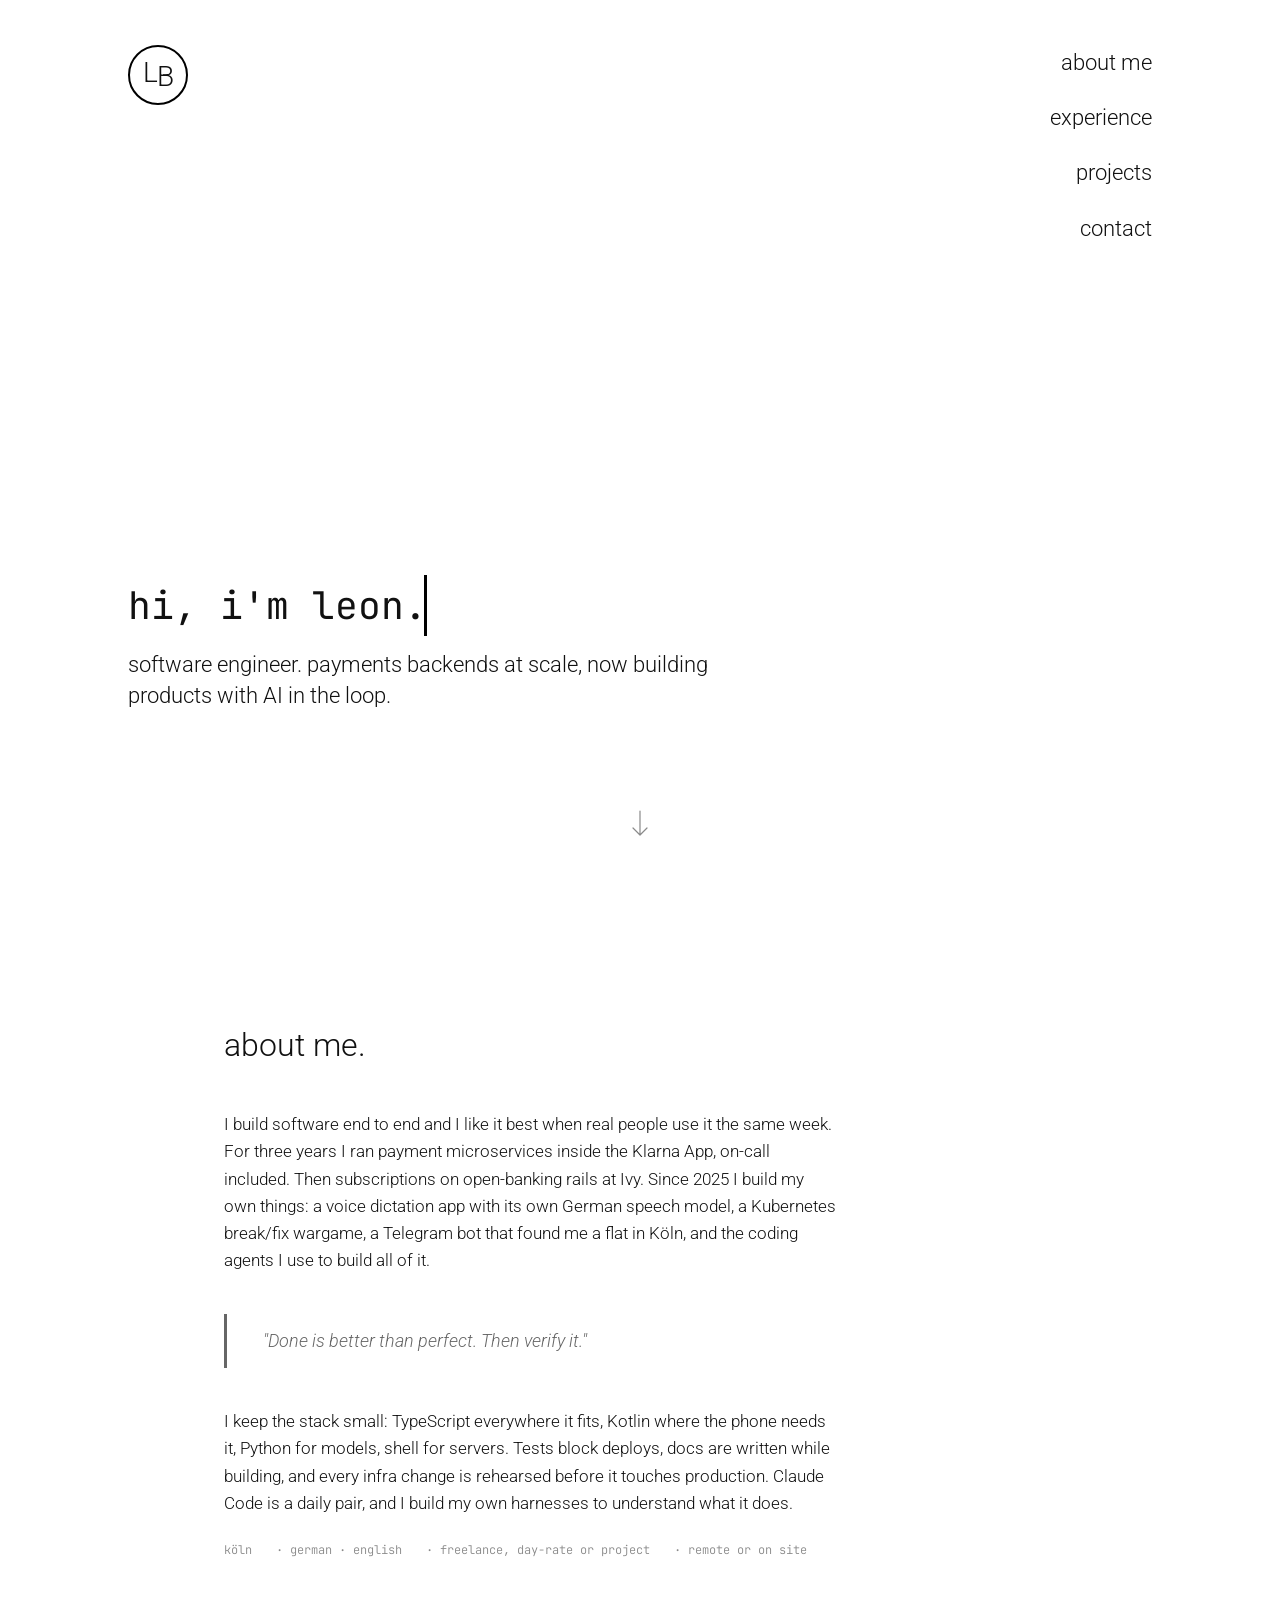
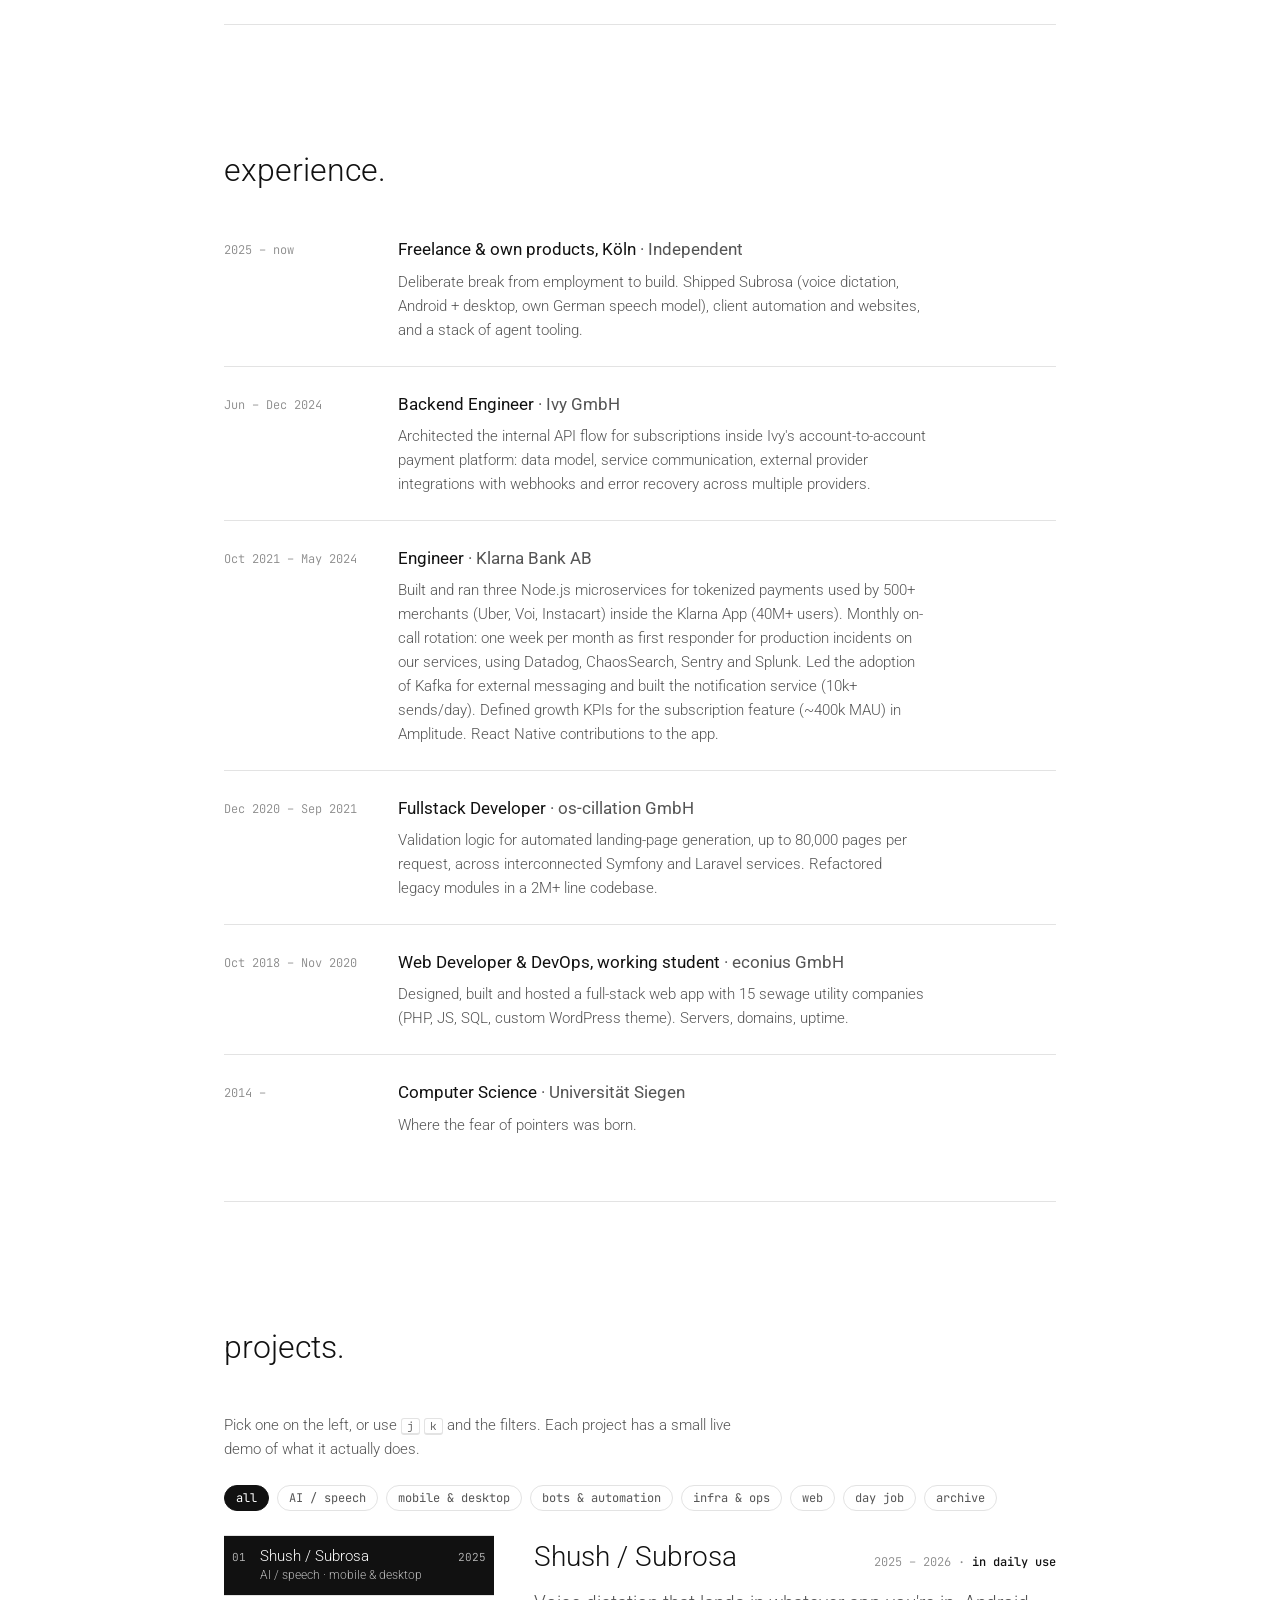
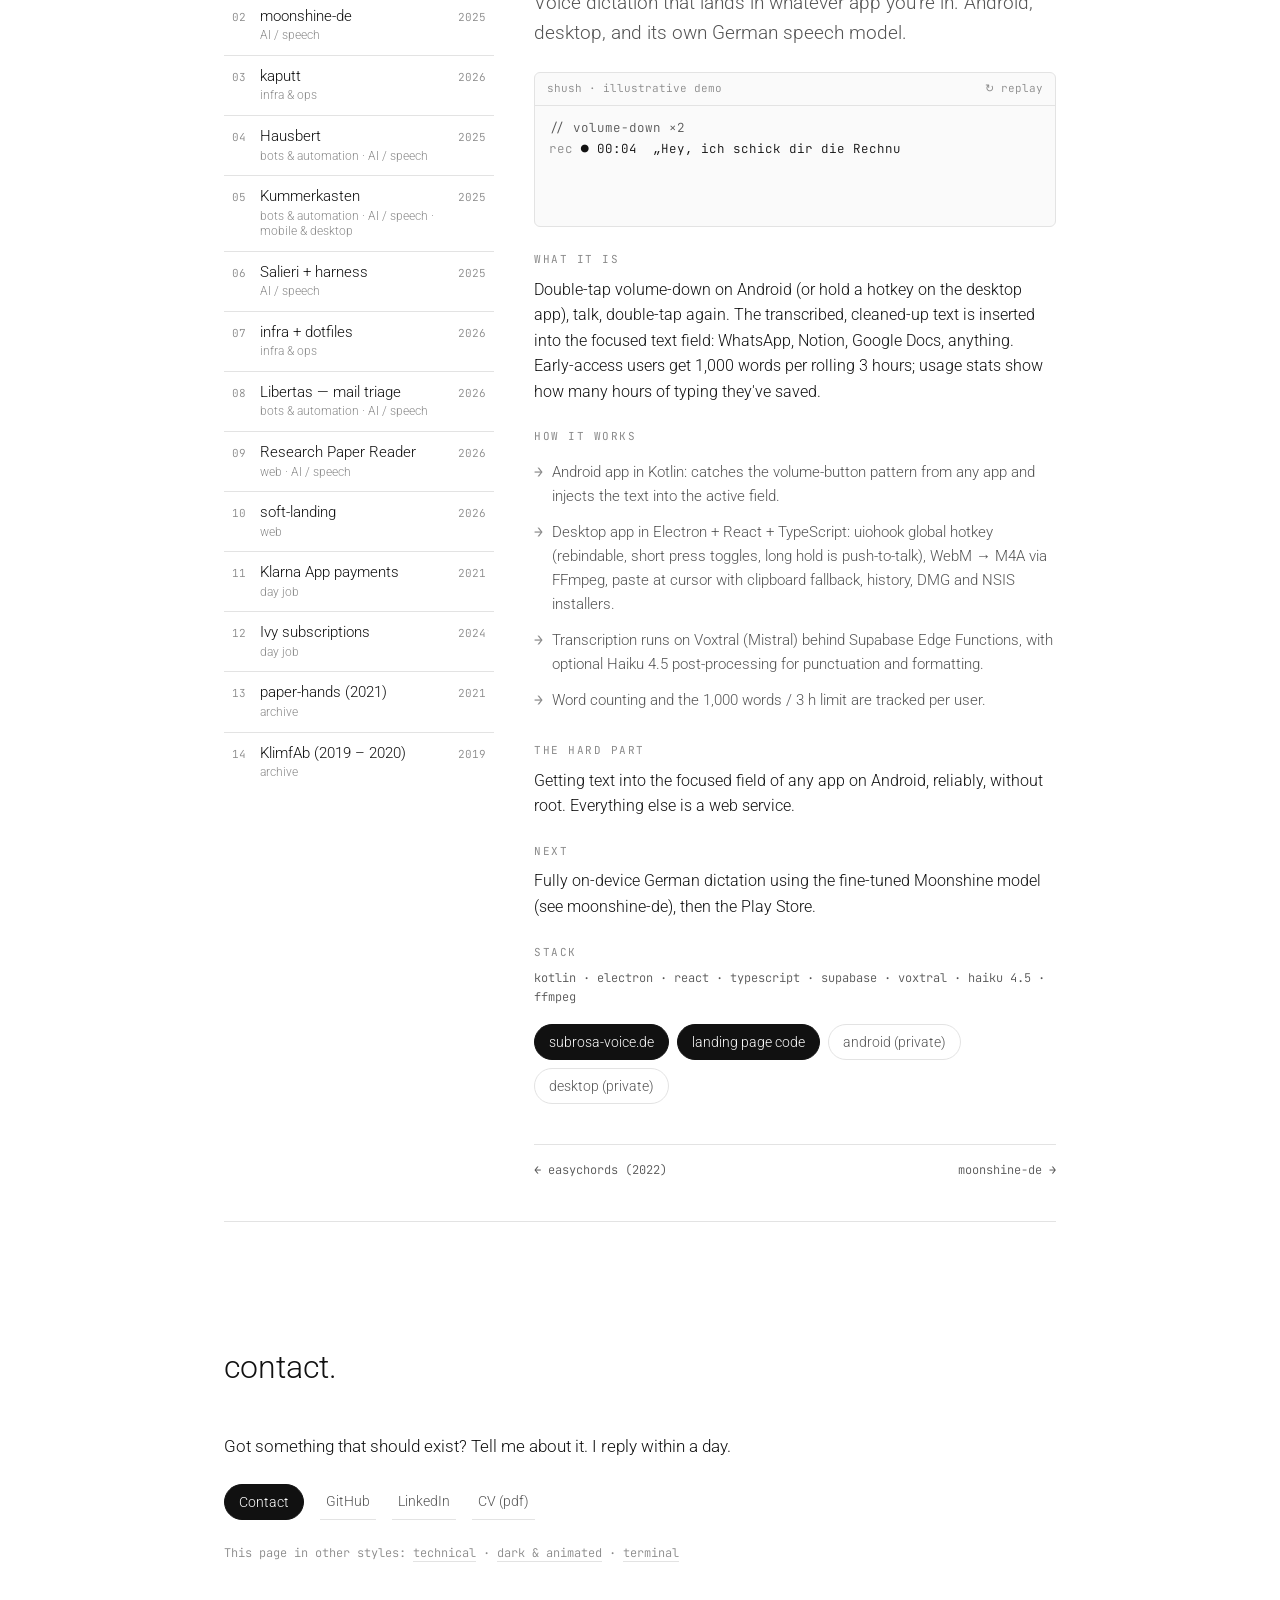
<file: index.html>
<!DOCTYPE html>
<html lang="en">
<head>
	<meta charset="utf-8">
	<title>Leon Bubova - Developer</title>
	<meta name="author" content="Leon Bubova">
	<meta name="description" content="Leon Bubova, software engineer in Köln. Payments backends at Klarna and Ivy, now building products with AI in the loop: voice dictation, agents, bots, infra.">
	<meta name="viewport" content="width=device-width, initial-scale=1">
	<link rel="shortcut icon" type="image/x-icon" href="favicon.png">
	<link href="style.css" rel="stylesheet">
	<link href="https://fonts.googleapis.com/css2?family=Roboto:wght@100;300;400&family=JetBrains+Mono:wght@400;500&display=swap" rel="stylesheet">
</head>

<body>
	<div id="hero">
		<div id="logo"><span id="l">L</span><span id="b">B</span></div>
		<div id="navigation">
			<ul>
				<li><a href="#about-me">about me</a></li>
				<li><a href="#experience">experience</a></li>
				<li><a href="#projects">projects</a></li>
				<li><a href="#contact">contact</a></li>
			</ul>
		</div>
		<div id="welcome">
			<h1 id="heading">hi, i'm leon.</h1>
			<h2 id="subline">software engineer. payments backends at scale, now building products with AI in the loop.</h2>
		</div>
		<div id="to-bottom">
			<a href="#about-me" aria-label="scroll down"><svg xmlns="http://www.w3.org/2000/svg" viewBox="0 0 18 30"><path d="M9 2v24M2 19l7 7 7-7"/></svg></a>
		</div>
	</div>

	<div id="site-content">
		<section id="about-me">
			<h3>about me.</h3>
			<p>I build software end to end and I like it best when real people use it the same week. For three years I ran payment microservices inside the Klarna App, on-call included. Then subscriptions on open-banking rails at Ivy. Since 2025 I build my own things: a voice dictation app with its own German speech model, a Kubernetes break/fix wargame, a Telegram bot that found me a flat in Köln, and the coding agents I use to build all of it.</p>
			<blockquote>"Done is better than perfect. Then verify it."</blockquote>
			<p>I keep the stack small: TypeScript everywhere it fits, Kotlin where the phone needs it, Python for models, shell for servers. Tests block deploys, docs are written while building, and every infra change is rehearsed before it touches production. Claude Code is a daily pair, and I build my own harnesses to understand what it does.</p>
			<p class="facts"><span>Köln</span><span>German · English</span><span>freelance, day-rate or project</span><span>remote or on site</span></p>
		</section>

		<section id="experience">
			<h3>experience.</h3>
			<ol id="xp"></ol>
		</section>

		<section id="projects">
			<h3>projects.</h3>
			<p class="hint">Pick one on the left, or use <kbd>j</kbd> <kbd>k</kbd> and the filters. Each project has a small live demo of what it actually does.</p>
			<div id="filters"></div>
			<div id="explorer">
				<ol id="plist" aria-label="projects"></ol>
				<article id="pdetail" aria-live="polite"></article>
			</div>
		</section>

		<section id="contact">
			<h3>contact.</h3>
			<p>Got something that should exist? Tell me about it. I reply within a day.</p>
			<div id="cta-container">
				<a class="cta-button" href="mailto:bubova.leon@gmail.com">Contact</a>
				<a class="cta-link" href="https://github.com/leonbubova">GitHub</a>
				<a class="cta-link" href="https://www.linkedin.com/in/leonbubova">LinkedIn</a>
				<a class="cta-link" href="files/leon_bubova_cv.pdf">CV (pdf)</a>
			</div>
			<p class="versions">This page in other styles: <a href="benchcad/">technical</a> · <a href="anime/">dark &amp; animated</a> · <a href="terminal/">terminal</a></p>
		</section>
	</div>

	<script src="projects.js"></script>
	<script src="detail.js"></script>
	<script src="myscript.js"></script>
</body>
</html>
</file>
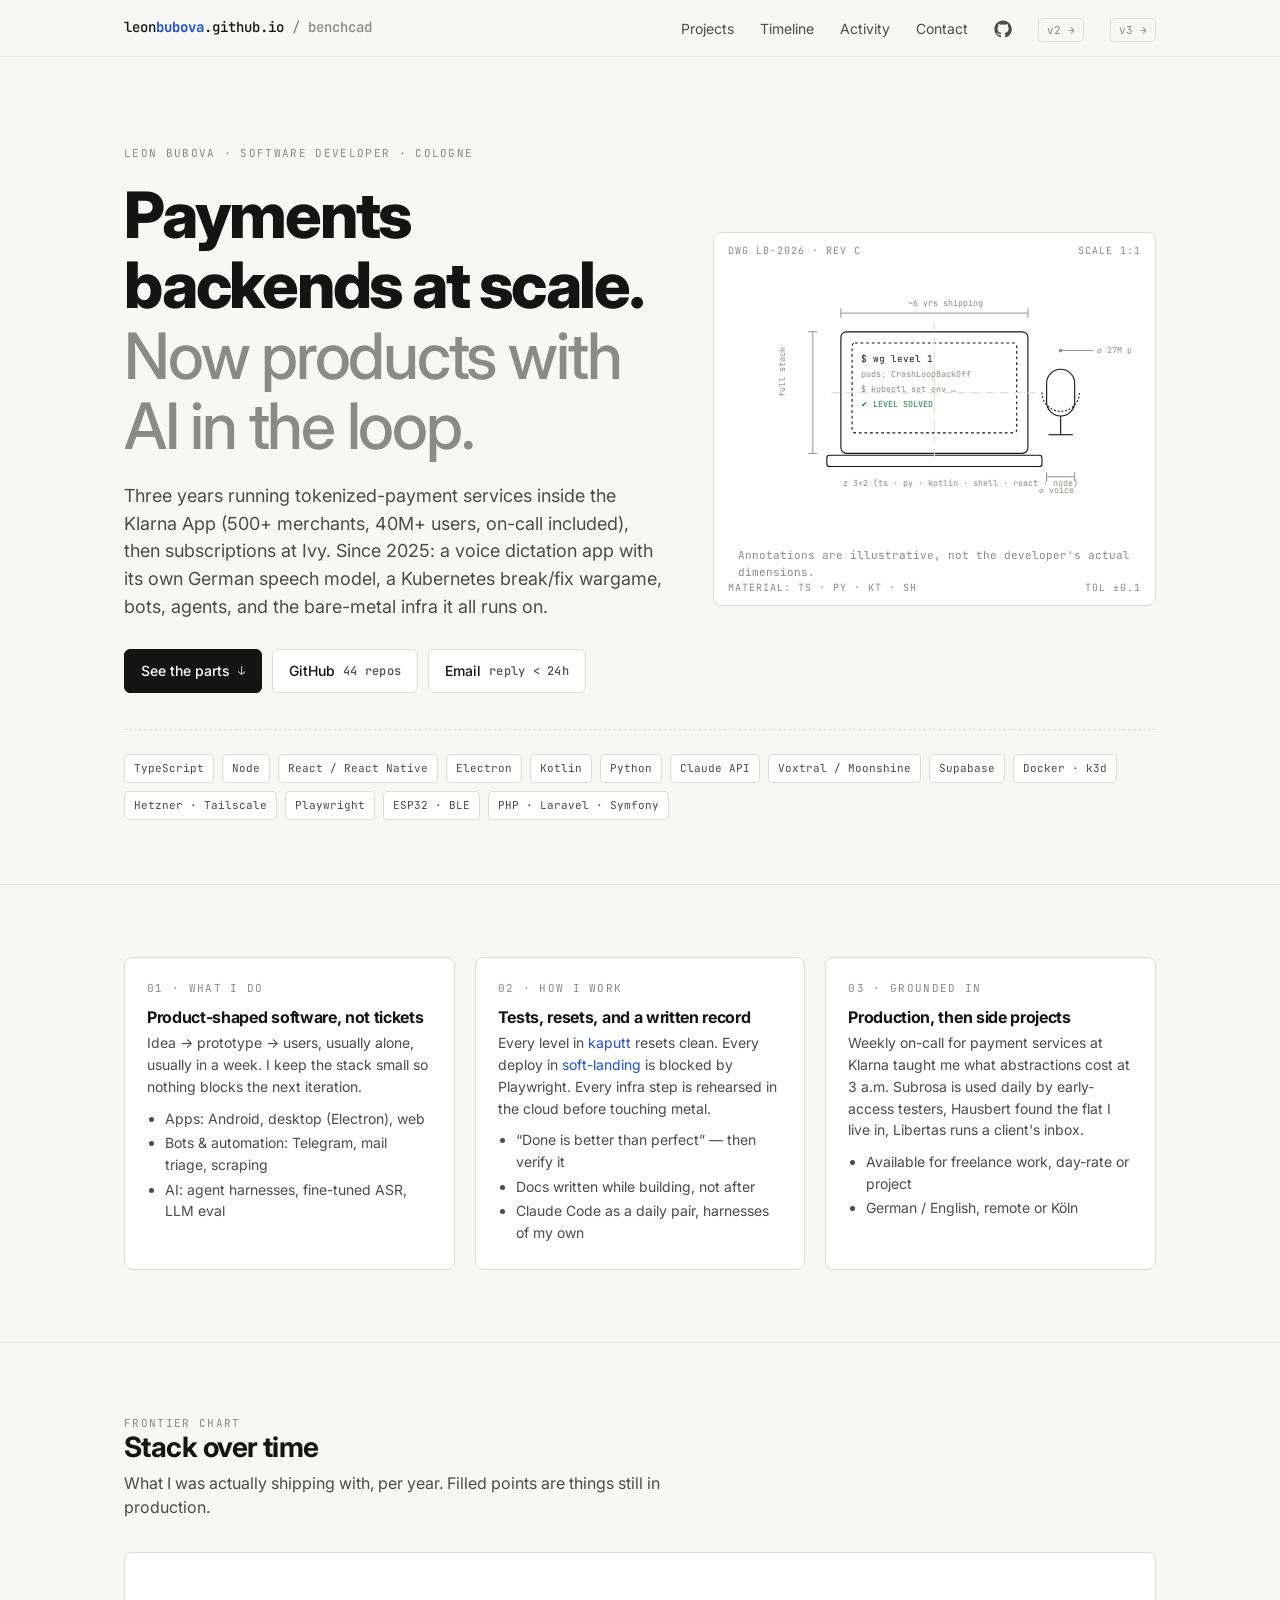
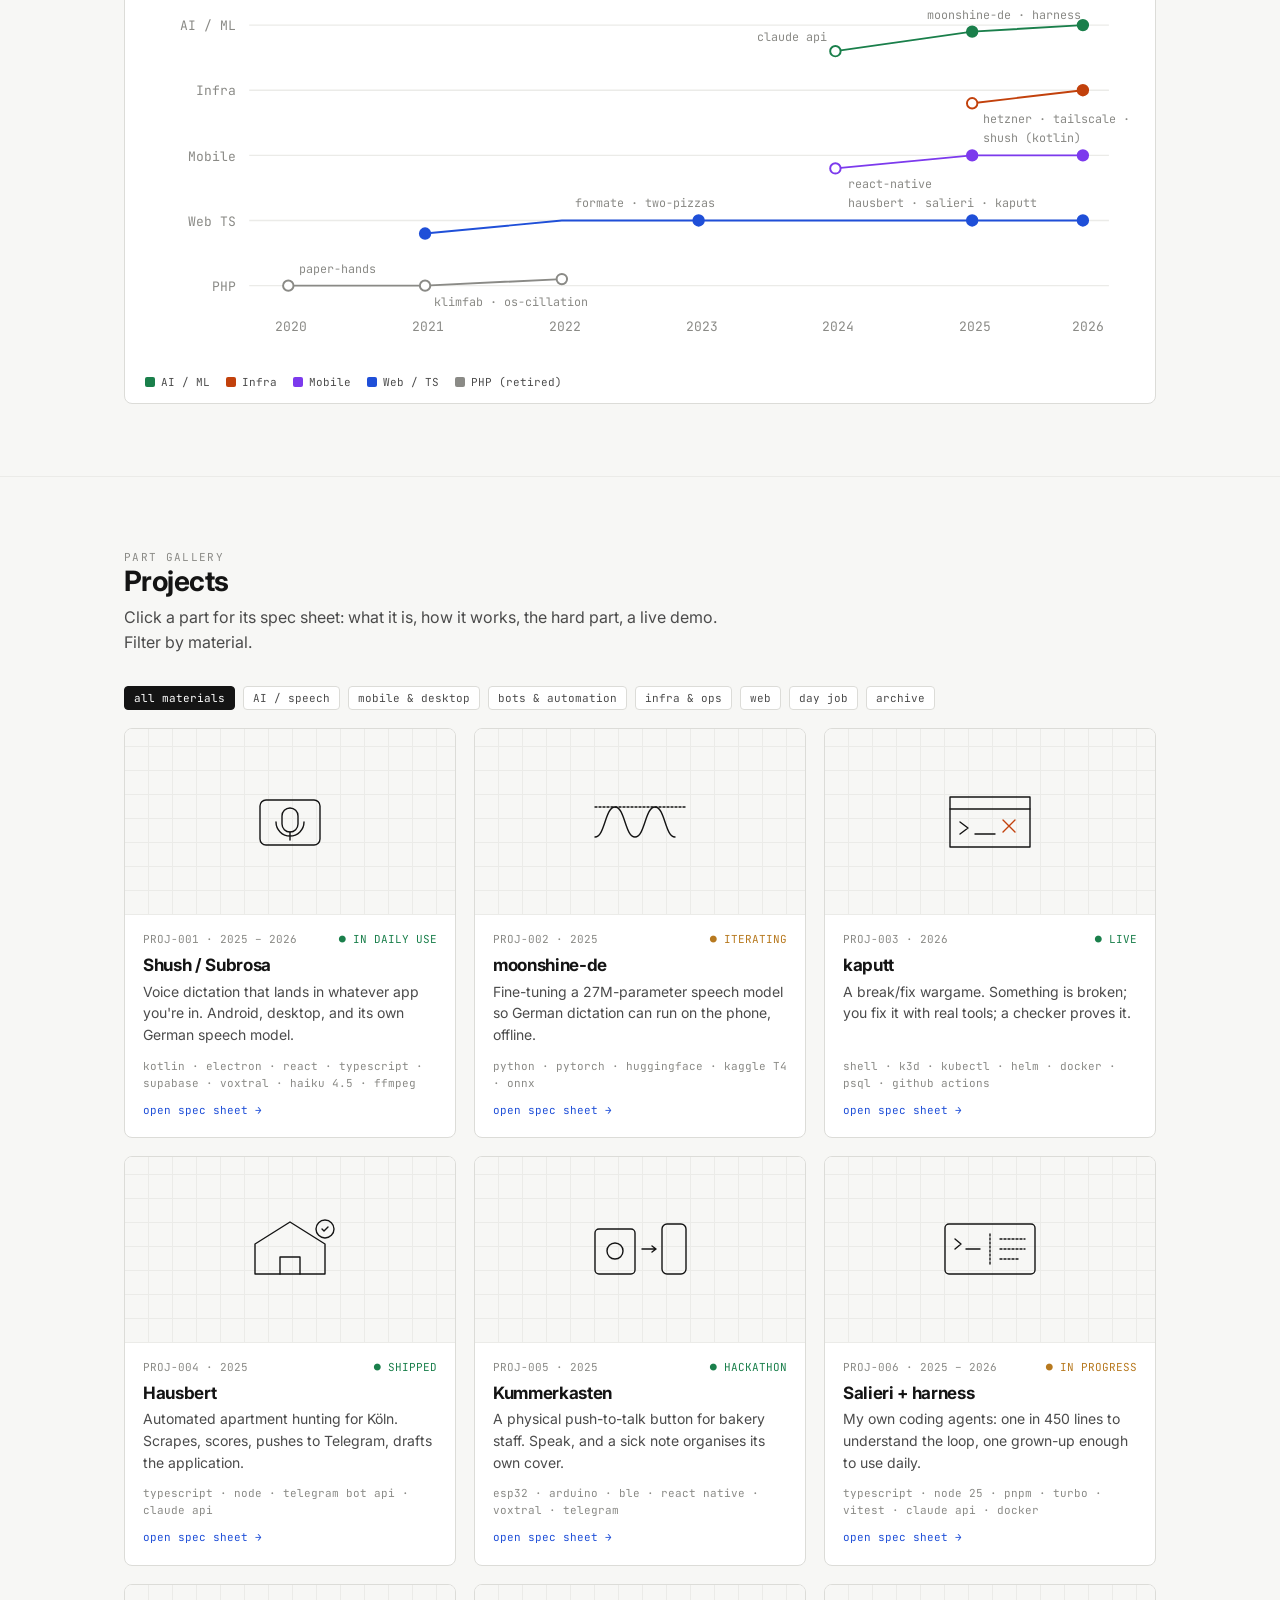
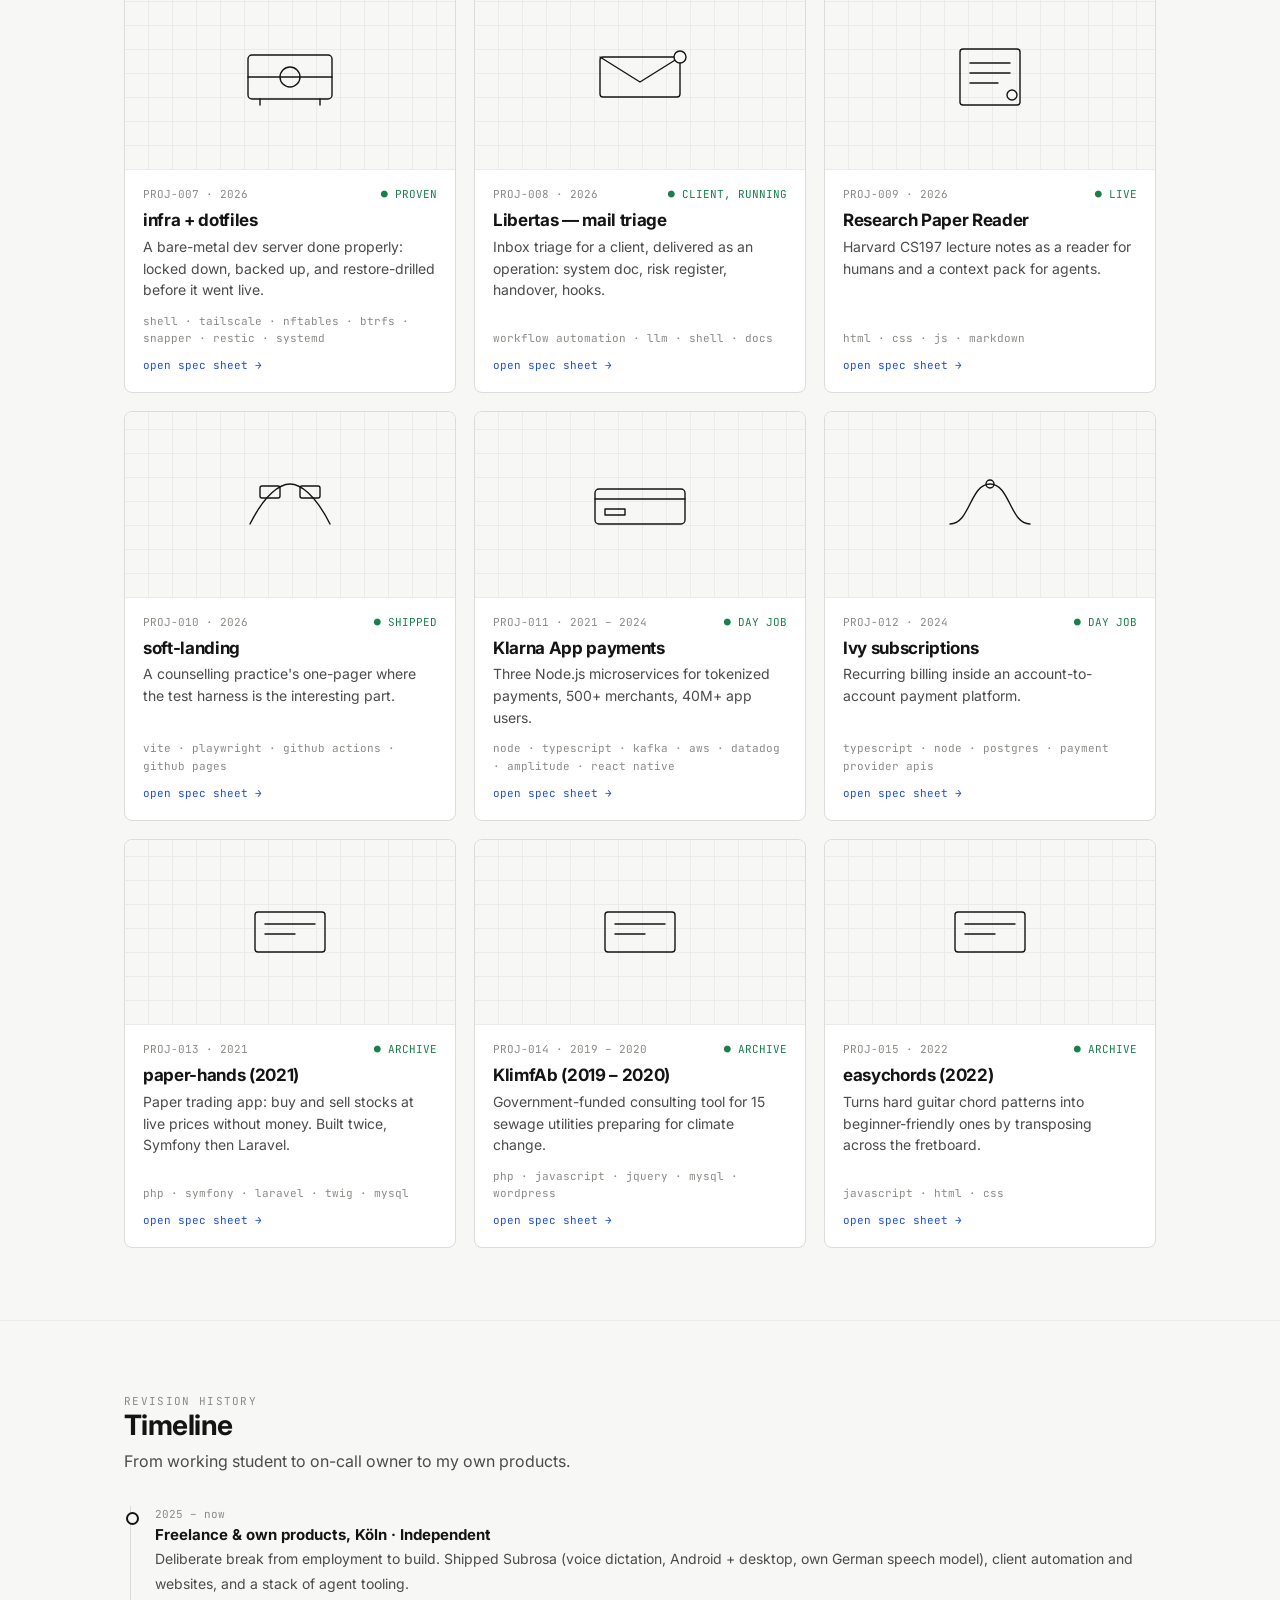
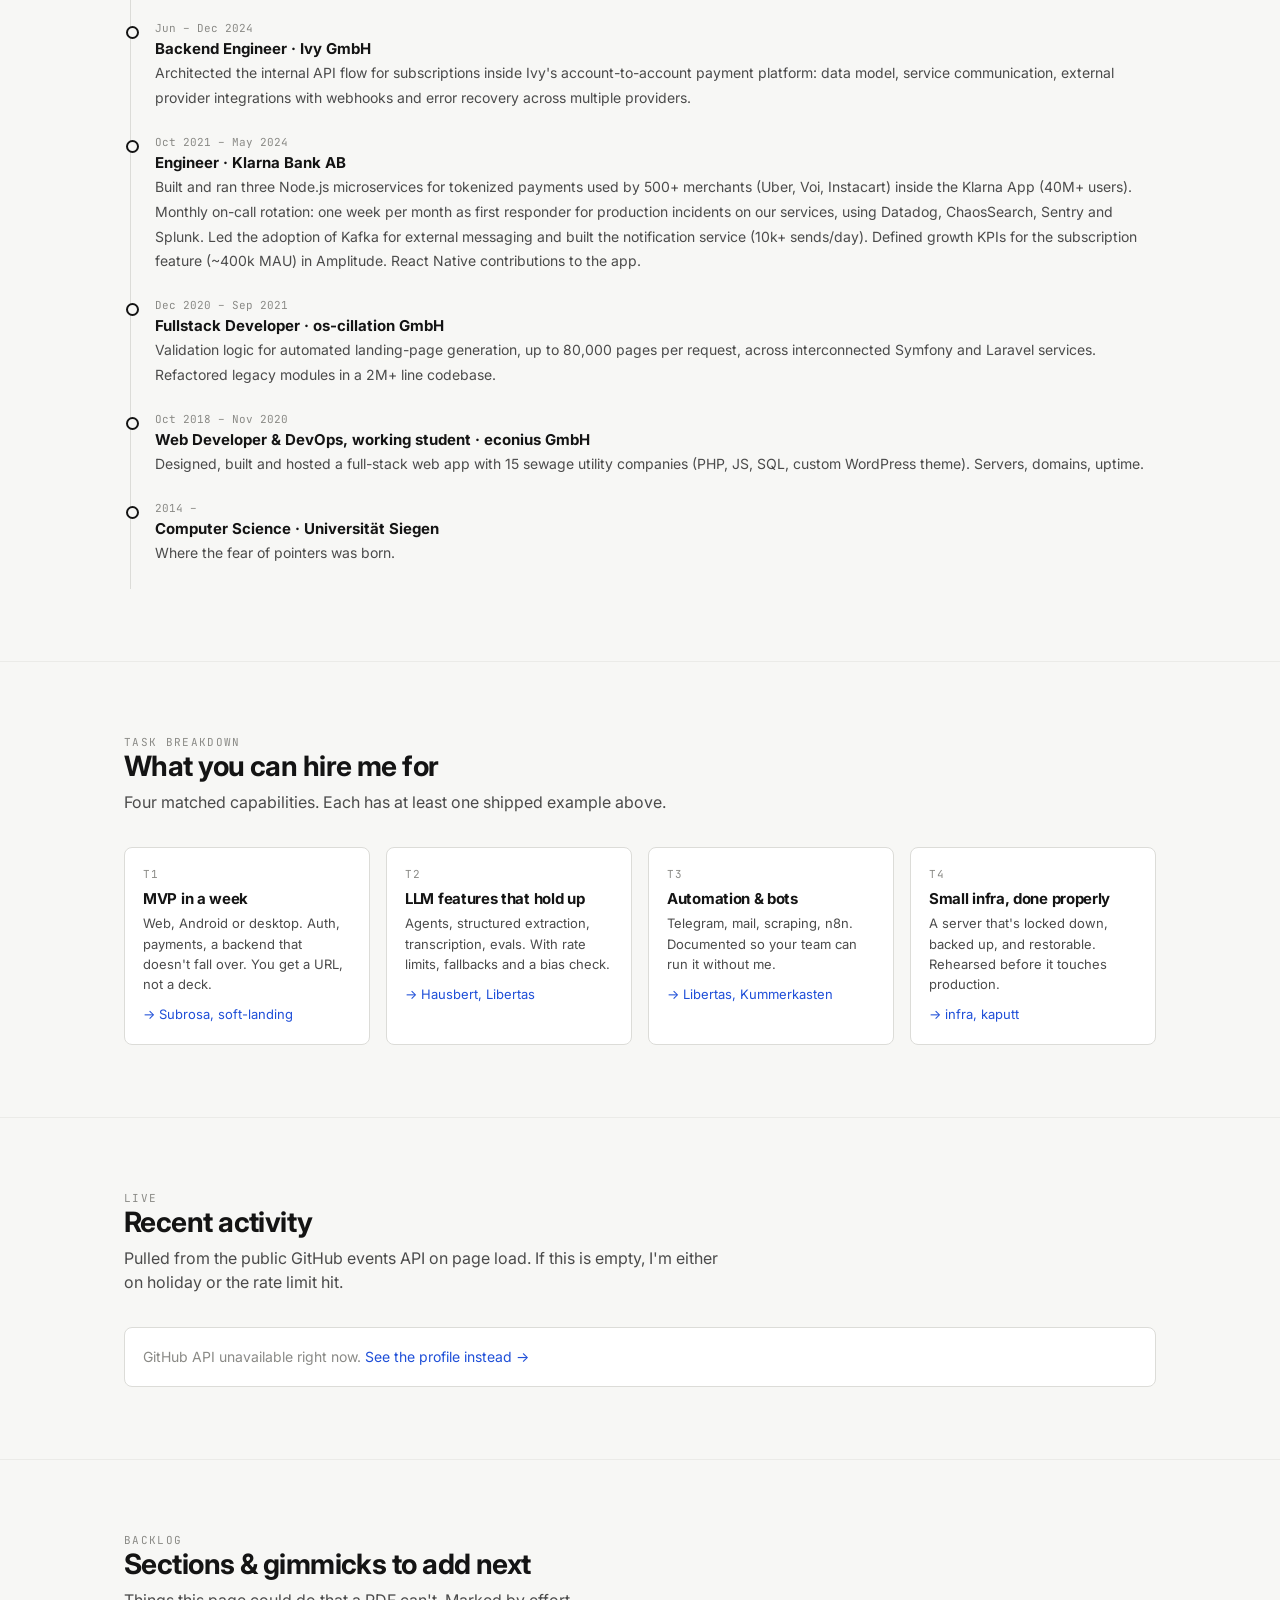
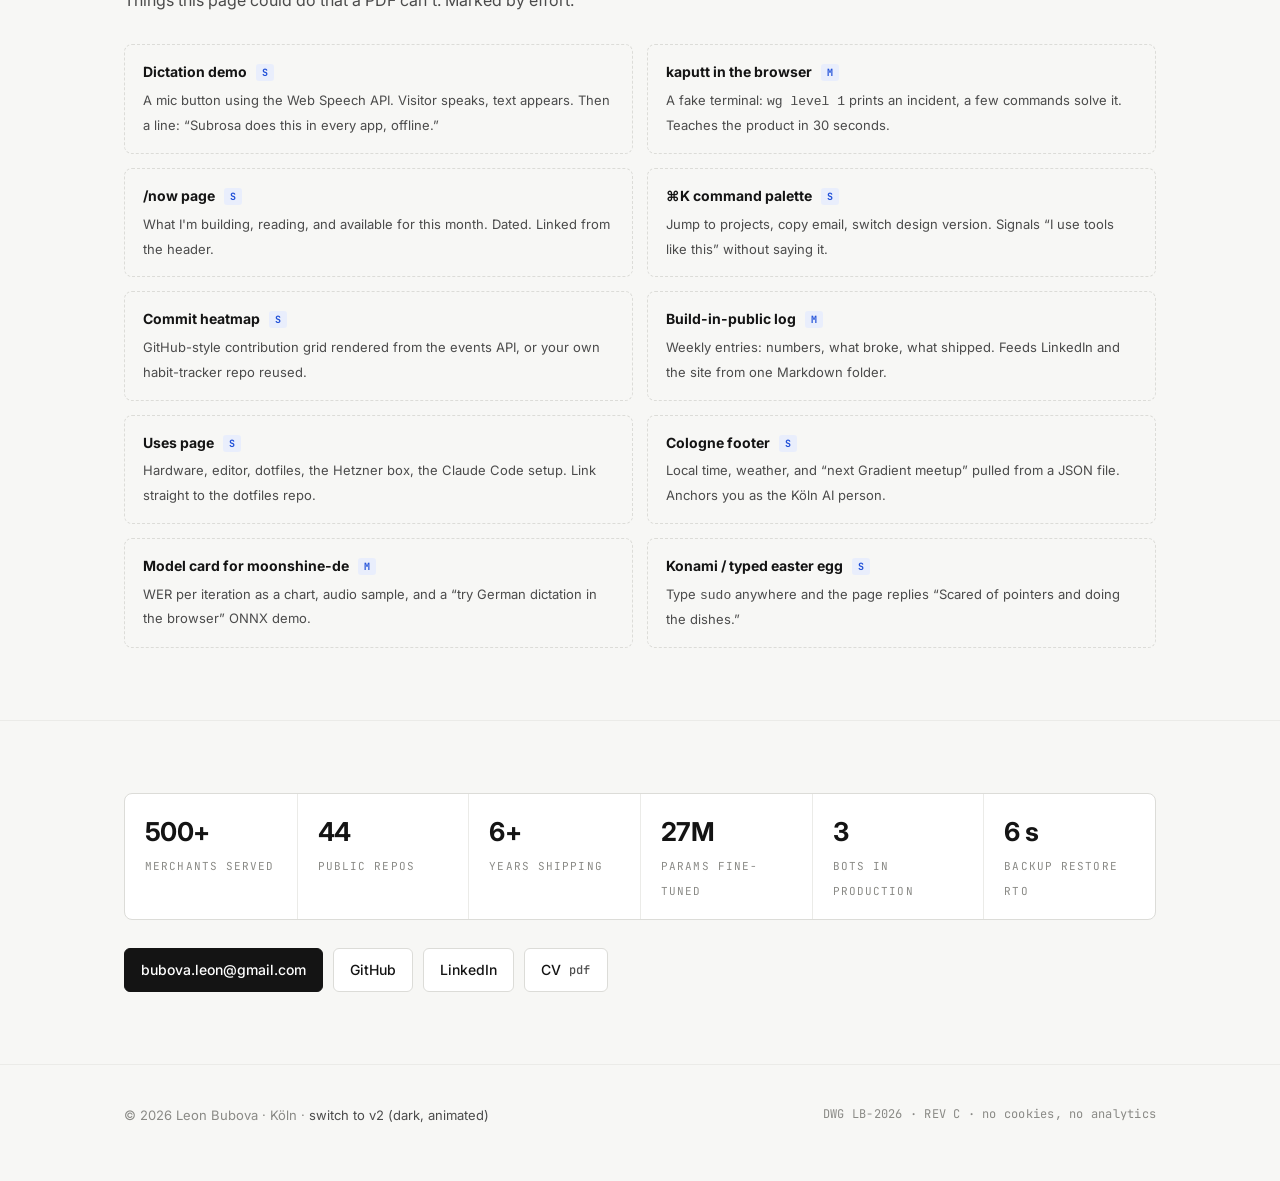
<file: benchcad/index.html>
<!DOCTYPE html>
<html lang="en">
<head>
<meta charset="utf-8">
<title>Leon Bubova — builds things that ship</title>
<meta name="viewport" content="width=device-width, initial-scale=1">
<meta name="description" content="Leon Bubova. Software developer in Cologne. Voice dictation apps, agent harnesses, break/fix wargames, Telegram bots — and the infra underneath.">
<link rel="shortcut icon" href="../favicon.png">
<link rel="preconnect" href="https://fonts.googleapis.com">
<link href="https://fonts.googleapis.com/css2?family=Inter:wght@400;500;600;700;800&family=JetBrains+Mono:wght@400;500&display=swap" rel="stylesheet">
<style>
:root{
  --bg:#f7f7f5;--bg2:#ffffff;--ink:#141414;--ink2:#4b4b4b;--ink3:#8a8a86;
  --line:#dcdcd8;--line2:#ebebe8;--accent:#1f4fd8;--accent-bg:#e9eefc;--ok:#1a7f4b;
  --mono:"JetBrains Mono",ui-monospace,SFMono-Regular,Menlo,monospace;
  --sans:Inter,system-ui,-apple-system,"Segoe UI",Roboto,sans-serif;
  --w:1080px;
}
*{box-sizing:border-box}
html{scroll-behavior:smooth}
body{margin:0;background:var(--bg);color:var(--ink);font-family:var(--sans);font-size:16px;line-height:1.55;-webkit-font-smoothing:antialiased}
a{color:var(--accent);text-decoration:none}
a:hover{text-decoration:underline}
.wrap{max-width:var(--w);margin:0 auto;padding:0 24px}
.mono{font-family:var(--mono);font-size:12px;letter-spacing:.02em}
.label{font-family:var(--mono);font-size:11px;text-transform:uppercase;letter-spacing:.12em;color:var(--ink3)}
h1,h2,h3{margin:0;letter-spacing:-.02em;line-height:1.1}
h2{font-size:28px;font-weight:700;margin-bottom:8px}
section{padding:72px 0;border-top:1px solid var(--line2)}
.sub{color:var(--ink2);max-width:60ch;margin:0 0 32px}

/* header */
header{position:sticky;top:0;z-index:10;background:rgba(247,247,245,.85);backdrop-filter:blur(8px);border-bottom:1px solid var(--line2)}
header .wrap{display:flex;align-items:center;justify-content:space-between;height:56px}
.logo{font-family:var(--mono);font-weight:500;font-size:14px;color:var(--ink)}
.logo b{color:var(--accent)}
nav a{color:var(--ink2);font-size:14px;margin-left:22px}
nav a:hover{color:var(--ink);text-decoration:none}
nav .ic{display:inline-flex;vertical-align:middle}
.switch{font-family:var(--mono);font-size:11px;border:1px solid var(--line);padding:4px 8px;border-radius:4px;color:var(--ink3)}

/* hero */
.hero{padding:88px 0 64px;border-top:0}
.hero .grid{display:grid;grid-template-columns:1.1fr .9fr;gap:48px;align-items:center}
.hero h1{font-size:clamp(40px,6vw,64px);font-weight:800;letter-spacing:-.035em}
.hero h1 span{color:var(--ink3);font-weight:500}
.hero p.lead{font-size:18px;color:var(--ink2);max-width:52ch;margin:20px 0 28px}
.ctas{display:flex;flex-wrap:wrap;gap:10px}
.btn{display:inline-flex;align-items:center;gap:8px;padding:10px 16px;border-radius:6px;border:1px solid var(--line);background:var(--bg2);color:var(--ink);font-size:14px;font-weight:500;transition:.15s}
.btn:hover{border-color:var(--ink);text-decoration:none;transform:translateY(-1px)}
.btn.primary{background:var(--ink);color:#fff;border-color:var(--ink)}
.btn.primary:hover{background:#000}
.btn .mono{font-size:12px;opacity:.75}
.drawing{position:relative;background:var(--bg2);border:1px solid var(--line);border-radius:8px;padding:24px;min-height:340px}
.drawing svg{width:100%;height:auto;display:block}
.drawing .corner{position:absolute;font-family:var(--mono);font-size:10px;color:var(--ink3);letter-spacing:.1em}
.drawing .tl{top:10px;left:14px}.drawing .tr{top:10px;right:14px}.drawing .bl{bottom:10px;left:14px}.drawing .br{bottom:10px;right:14px}
.note{font-family:var(--mono);font-size:11px;color:var(--ink3);margin-top:10px}

/* badges row */
.badges{display:flex;flex-wrap:wrap;gap:8px;margin-top:36px;padding-top:24px;border-top:1px dashed var(--line)}
.badge{font-family:var(--mono);font-size:11px;padding:5px 9px;border:1px solid var(--line);border-radius:4px;color:var(--ink2);background:var(--bg2)}

/* three blocks */
.three{display:grid;grid-template-columns:repeat(3,1fr);gap:20px}
.card{background:var(--bg2);border:1px solid var(--line);border-radius:8px;padding:22px}
.card h3{font-size:16px;margin-bottom:6px}
.card p{margin:0;color:var(--ink2);font-size:14px}
.card .label{margin-bottom:12px;display:block}
.card ul{margin:10px 0 0;padding-left:18px;color:var(--ink2);font-size:14px}
.card li{margin:3px 0}

/* chart */
.chart{background:var(--bg2);border:1px solid var(--line);border-radius:8px;padding:20px 20px 12px;overflow-x:auto}
.chart svg{min-width:640px;width:100%;height:auto;display:block}
.legend{display:flex;flex-wrap:wrap;gap:16px;margin-top:10px;font-family:var(--mono);font-size:11px;color:var(--ink2)}
.legend i{display:inline-block;width:10px;height:10px;border-radius:2px;margin-right:6px;vertical-align:-1px}

/* projects grid */
.parts{display:grid;grid-template-columns:repeat(3,1fr);gap:18px}
.part{background:var(--bg2);border:1px solid var(--line);border-radius:8px;padding:0;overflow:hidden;display:flex;flex-direction:column;transition:.15s;position:relative}
.part:hover{border-color:var(--ink);transform:translateY(-2px);box-shadow:0 8px 24px rgba(0,0,0,.06)}
.part .fig{aspect-ratio:16/9;background:repeating-linear-gradient(0deg,transparent 0 23px,var(--line2) 23px 24px),repeating-linear-gradient(90deg,transparent 0 23px,var(--line2) 23px 24px),var(--bg);display:flex;align-items:center;justify-content:center;border-bottom:1px solid var(--line2)}
.part .fig svg{width:120px;height:80px;stroke:var(--ink);fill:none;stroke-width:1.4;stroke-linecap:round;stroke-linejoin:round}
.part .body{padding:16px 18px 18px;flex:1;display:flex;flex-direction:column}
.part .id{font-family:var(--mono);font-size:11px;color:var(--ink3);display:flex;justify-content:space-between;margin-bottom:8px}
.part .id .st{color:var(--ok)}
.part .id .st.wip{color:#b7791f}
.part h3{font-size:17px;margin-bottom:6px}
.part h3 a{color:var(--ink)}
.part p{margin:0 0 12px;color:var(--ink2);font-size:14px;flex:1}
.part .stack{font-family:var(--mono);font-size:11px;color:var(--ink3);margin-bottom:10px}
.part .links{display:flex;gap:14px;font-size:13px}
.part.wide{grid-column:span 3;display:grid;grid-template-columns:1fr 1fr}
.part.wide .fig{aspect-ratio:auto;border-bottom:0;border-right:1px solid var(--line2)}
.part.wide .fig svg{width:260px;height:180px}
.part.wide h3{font-size:22px}
.part.wide p{font-size:15px}

/* filters + spec sheet */
.pfilters{display:flex;flex-wrap:wrap;gap:8px;margin-bottom:18px}
.pfilters button{font-family:var(--mono);font-size:11px;background:var(--bg2);border:1px solid var(--line);border-radius:4px;padding:4px 9px;color:var(--ink2);cursor:pointer}
.pfilters button.on{background:var(--ink);color:#fff;border-color:var(--ink)}
.part{cursor:pointer}
.part.on{border-color:var(--ink);box-shadow:0 0 0 2px var(--ink)}
.part.hide{display:none}
.part .more{font-family:var(--mono);font-size:11px;color:var(--accent);margin-top:auto}
.sheet{margin-top:24px;border:1px solid var(--ink);border-radius:8px;background:var(--bg2);padding:28px;position:relative;scroll-margin-top:72px}
.sheet:before{content:"SPEC SHEET";position:absolute;top:-9px;left:20px;background:var(--bg2);padding:0 8px;font-family:var(--mono);font-size:10px;letter-spacing:.14em;color:var(--ink3)}
.sheet .head{display:flex;justify-content:space-between;flex-wrap:wrap;gap:12px;align-items:baseline;margin-bottom:6px}
.sheet h3{font-size:26px}
.sheet .meta{font-family:var(--mono);font-size:11px;color:var(--ink3)}
.sheet .meta b{color:var(--ok);font-weight:500}
.sheet .tagline{font-size:17px;color:var(--ink2);max-width:62ch;margin:0 0 16px}
.sheet h5{font-family:var(--mono);font-size:10px;letter-spacing:.14em;text-transform:uppercase;color:var(--ink3);margin:22px 0 6px}
.sheet p{margin:0 0 10px;font-size:15px;max-width:72ch}
.sheet ul{margin:0;padding-left:0;list-style:none}
.sheet li{position:relative;padding:4px 0 4px 18px;font-size:14px;color:var(--ink2);max-width:72ch}
.sheet li:before{content:"→";position:absolute;left:0;color:var(--ink3);font-family:var(--mono)}
.sheet .stack{font-family:var(--mono);font-size:12px;color:var(--ink2)}
.sheet .links{display:flex;flex-wrap:wrap;gap:8px;margin-top:14px}
.sheet .links a{font-size:13px;border:1px solid var(--ink);background:var(--ink);color:#fff;border-radius:6px;padding:6px 12px}
.sheet .links a.priv{background:transparent;color:var(--ink2);border-color:var(--line)}
.sheet .links a:hover{text-decoration:none;opacity:.85}
.sheet .pn{display:flex;justify-content:space-between;margin-top:22px;padding-top:12px;border-top:1px solid var(--line2);font-family:var(--mono);font-size:11px}
.sheet .pn button,.sheet .close{all:unset;cursor:pointer;color:var(--ink2)}
.sheet .close{position:absolute;top:12px;right:16px;font-family:var(--mono);font-size:11px}
.demo{border:1px solid var(--line);border-radius:6px;background:var(--bg);margin:14px 0 6px;overflow:hidden}
.demo .bar{font-family:var(--mono);font-size:10px;color:var(--ink3);padding:6px 12px;border-bottom:1px solid var(--line2);display:flex;justify-content:space-between}
.demo .bar button{all:unset;cursor:pointer}
.demo pre{font-family:var(--mono);font-size:12px;line-height:1.65;padding:12px 14px;white-space:pre-wrap;word-break:break-word;color:var(--ink2);min-height:110px;margin:0}
.demo pre .p{color:var(--ink3)}.demo pre .ok{color:var(--ok)}.demo pre .in{color:var(--ink)}
.demo pre .cur{display:inline-block;width:7px;height:13px;background:var(--ink);vertical-align:-2px;animation:blink 1s steps(1) infinite}
@keyframes blink{50%{opacity:0}}
.demo .chart{padding:12px 14px 6px}.demo .chart svg{width:100%;height:auto;display:block}
.demo .bar-rect{fill:var(--accent)}.demo .bar-k{fill:var(--ink3)}.demo .bar-v{fill:var(--ink2)}
.demo .chart .note{font-family:var(--mono);font-size:10px;color:var(--ink3);margin-top:4px}
.demo .card{padding:14px;font-size:14px}.demo .card .from{font-weight:600;font-size:13px;margin-bottom:6px}
.demo .card .msg{background:var(--bg2);border:1px solid var(--line);border-radius:10px 10px 10px 2px;padding:10px 12px;white-space:pre-wrap;font-size:13px;max-width:52ch}
.demo .card .btns{display:flex;gap:6px;margin-top:8px;flex-wrap:wrap}
.demo .card .btns span{font-family:var(--mono);font-size:11px;border:1px solid var(--line);border-radius:6px;padding:4px 9px;background:var(--bg2);cursor:pointer}
.demo .card .after{margin-top:10px;opacity:0;transition:opacity .4s}.demo .card .after.show{opacity:1}
.demo .plain{padding:14px;font-family:var(--mono);font-size:12px;color:var(--ink2)}
.demo .img{display:flex;justify-content:center;background:#fff;padding:12px}.demo .img img{max-height:240px}

/* timeline */
.tl-list{border-left:1px solid var(--line);margin-left:6px;padding-left:24px}
.tl-item{position:relative;padding-bottom:24px}
.tl-item:before{content:"";position:absolute;left:-29px;top:6px;width:9px;height:9px;border-radius:50%;background:var(--bg);border:2px solid var(--ink)}
.tl-item .when{font-family:var(--mono);font-size:11px;color:var(--ink3)}
.tl-item b{display:block;font-size:15px}
.tl-item span{color:var(--ink2);font-size:14px}

/* tasks */
.tasks{display:grid;grid-template-columns:repeat(4,1fr);gap:16px}
.task{border:1px solid var(--line);border-radius:8px;padding:18px;background:var(--bg2)}
.task .label{margin-bottom:8px;display:block}
.task h3{font-size:15px;margin-bottom:6px}
.task p{margin:0;font-size:13px;color:var(--ink2)}
.task a{display:inline-block;margin-top:10px;font-size:13px}

/* activity */
.feed{background:var(--bg2);border:1px solid var(--line);border-radius:8px;overflow:hidden}
.feed .row{display:grid;grid-template-columns:150px 1fr 110px;gap:16px;padding:12px 18px;border-top:1px solid var(--line2);font-size:14px;align-items:center}
.feed .row:first-child{border-top:0}
.feed .row .mono{color:var(--ink3)}
.feed .row .ev{font-family:var(--mono);font-size:11px;padding:2px 6px;border-radius:3px;background:var(--bg);border:1px solid var(--line2);color:var(--ink2);justify-self:end}
.feed .empty{padding:18px;color:var(--ink3);font-size:14px}

/* ideas */
.ideas{display:grid;grid-template-columns:repeat(2,1fr);gap:14px}
.idea{border:1px dashed var(--line);border-radius:8px;padding:16px 18px;background:transparent}
.idea b{display:block;font-size:14px;margin-bottom:4px}
.idea span{font-size:13px;color:var(--ink2)}
.idea .tag{font-family:var(--mono);font-size:10px;color:var(--accent);background:var(--accent-bg);padding:2px 6px;border-radius:3px;margin-left:6px;vertical-align:1px}

/* stats footer */
.stats{display:grid;grid-template-columns:repeat(6,1fr);border:1px solid var(--line);border-radius:8px;background:var(--bg2);overflow:hidden}
.stat{padding:18px 20px;border-left:1px solid var(--line2)}
.stat:first-child{border-left:0}
.stat b{display:block;font-size:26px;font-weight:700;letter-spacing:-.02em}
.stat span{font-family:var(--mono);font-size:11px;color:var(--ink3);text-transform:uppercase;letter-spacing:.1em}
footer{padding:40px 0 56px;color:var(--ink3);font-size:13px;border-top:1px solid var(--line2)}
footer .wrap{display:flex;justify-content:space-between;flex-wrap:wrap;gap:12px}
footer a{color:var(--ink2)}

@media (max-width:900px){
  .hero .grid,.part.wide{grid-template-columns:1fr}
  .three,.parts,.tasks,.ideas{grid-template-columns:1fr 1fr}
  .part.wide{grid-column:span 2}
  .part.wide .fig{aspect-ratio:16/9;border-right:0;border-bottom:1px solid var(--line2)}
  .stats{grid-template-columns:repeat(3,1fr)}.stat{border-top:1px solid var(--line2)}
  nav a{margin-left:14px}
}
@media (max-width:600px){
  .three,.parts,.tasks,.ideas,.stats{grid-template-columns:1fr}
  .part.wide{grid-column:span 1}
  .feed .row{grid-template-columns:1fr;gap:4px}.feed .row .ev{justify-self:start}
  nav a.txt{display:none}
  section{padding:52px 0}
}
</style>
</head>
<body>

<header>
  <div class="wrap">
    <a class="logo" href="./">leon<b>bubova</b>.github.io <span style="color:var(--ink3)">/ benchcad</span></a>
    <nav>
      <a class="txt" href="#projects">Projects</a>
      <a class="txt" href="#timeline">Timeline</a>
      <a class="txt" href="#activity">Activity</a>
      <a class="txt" href="#contact">Contact</a>
      <a href="https://github.com/leonbubova" title="GitHub" class="ic" aria-label="GitHub"><svg width="18" height="18" viewBox="0 0 24 24" fill="currentColor"><path d="M12 .5C5.7.5.5 5.7.5 12c0 5.1 3.3 9.4 7.9 10.9.6.1.8-.3.8-.6v-2c-3.2.7-3.9-1.4-3.9-1.4-.5-1.3-1.3-1.7-1.3-1.7-1-.7.1-.7.1-.7 1.2.1 1.8 1.2 1.8 1.2 1 1.8 2.7 1.3 3.4 1 .1-.8.4-1.3.7-1.6-2.6-.3-5.3-1.3-5.3-5.7 0-1.3.4-2.3 1.2-3.1-.1-.3-.5-1.5.1-3.1 0 0 1-.3 3.2 1.2a11 11 0 0 1 5.8 0c2.2-1.5 3.2-1.2 3.2-1.2.6 1.6.2 2.8.1 3.1.8.8 1.2 1.8 1.2 3.1 0 4.4-2.7 5.4-5.3 5.7.4.4.8 1.1.8 2.2v3.2c0 .3.2.7.8.6 4.6-1.5 7.9-5.8 7.9-10.9C23.5 5.7 18.3.5 12 .5z"/></svg></a>
      <a class="switch" href="../anime/" title="Switch to the dark, animated version">v2 →</a>
      <a class="switch" href="../terminal/" title="Switch to the terminal version">v3 →</a>
    </nav>
  </div>
</header>

<main>

<!-- HERO -->
<section class="hero">
  <div class="wrap">
    <div class="grid">
      <div>
        <div class="label" style="margin-bottom:18px">Leon Bubova · Software developer · Cologne</div>
        <h1>Payments backends at scale.<br><span>Now products with AI in the loop.</span></h1>
        <p class="lead">Three years running tokenized-payment services inside the Klarna App (500+ merchants, 40M+ users, on-call included), then subscriptions at Ivy. Since 2025: a voice dictation app with its own German speech model, a Kubernetes break/fix wargame, bots, agents, and the bare-metal infra it all runs on.</p>
        <div class="ctas">
          <a class="btn primary" href="#projects">See the parts <span class="mono">↓</span></a>
          <a class="btn" href="https://github.com/leonbubova">GitHub <span class="mono">44 repos</span></a>
          <a class="btn" href="mailto:bubova.leon@gmail.com">Email <span class="mono">reply &lt; 24h</span></a>
        </div>
      </div>

      <div class="drawing" aria-label="Technical drawing of Leon">
        <span class="corner tl">DWG LB-2026 · REV C</span>
        <span class="corner tr">SCALE 1:1</span>
        <span class="corner bl">MATERIAL: TS · PY · KT · SH</span>
        <span class="corner br">TOL ±0.1</span>
        <svg viewBox="0 0 420 300" font-family="JetBrains Mono, monospace" font-size="9" fill="none" stroke="#141414" stroke-width="1.2">
          <!-- main body: a laptop-ish block -->
          <rect x="110" y="80" width="200" height="130" rx="6"/>
          <rect x="122" y="92" width="176" height="96" rx="3" stroke-dasharray="3 3"/>
          <rect x="95" y="212" width="230" height="12" rx="3"/>
          <!-- inner: terminal prompt -->
          <text x="132" y="112" fill="#141414" stroke="none" font-size="10">$ wg level 1</text>
          <text x="132" y="128" fill="#8a8a86" stroke="none">pods: CrashLoopBackOff</text>
          <text x="132" y="144" fill="#8a8a86" stroke="none">$ kubectl set env …</text>
          <text x="132" y="160" fill="#1a7f4b" stroke="none">✔ LEVEL SOLVED</text>
          <!-- mic dongle -->
          <rect x="330" y="120" width="30" height="50" rx="15"/>
          <line x1="345" y1="170" x2="345" y2="190"/>
          <line x1="332" y1="190" x2="358" y2="190"/>
          <path d="M325 145 a20 20 0 0 0 40 0" stroke-dasharray="2 2"/>
          <!-- dimension lines -->
          <g stroke="#8a8a86" stroke-width="1">
            <line x1="110" y1="60" x2="310" y2="60"/><line x1="110" y1="55" x2="110" y2="65"/><line x1="310" y1="55" x2="310" y2="65"/>
            <line x1="80" y1="80" x2="80" y2="210"/><line x1="75" y1="80" x2="85" y2="80"/><line x1="75" y1="210" x2="85" y2="210"/>
            <line x1="330" y1="235" x2="360" y2="235"/><line x1="330" y1="230" x2="330" y2="240"/><line x1="360" y1="230" x2="360" y2="240"/>
            <line x1="345" y1="100" x2="380" y2="100"/><circle cx="345" cy="100" r="1.5" fill="#8a8a86"/>
          </g>
          <g fill="#8a8a86" stroke="none">
            <text x="182" y="52">~6 yrs shipping</text>
            <text x="50" y="150" transform="rotate(-90 50 150)">full stack</text>
            <text x="322" y="252">⌀ voice</text>
            <text x="384" y="103">⌀ 27M params (ASR)</text>
            <text x="112" y="245">z 3×2 (ts · py · kotlin · shell · react · node)</text>
          </g>
          <!-- centerlines -->
          <line x1="210" y1="70" x2="210" y2="220" stroke="#dcdcd8" stroke-dasharray="8 3 1 3"/>
          <line x1="100" y1="145" x2="320" y2="145" stroke="#dcdcd8" stroke-dasharray="8 3 1 3"/>
        </svg>
        <div class="note">Annotations are illustrative, not the developer's actual dimensions.</div>
      </div>
    </div>

    <div class="badges" aria-label="Stack">
      <span class="badge">TypeScript</span><span class="badge">Node</span><span class="badge">React / React Native</span><span class="badge">Electron</span><span class="badge">Kotlin</span><span class="badge">Python</span><span class="badge">Claude API</span><span class="badge">Voxtral / Moonshine</span><span class="badge">Supabase</span><span class="badge">Docker · k3d</span><span class="badge">Hetzner · Tailscale</span><span class="badge">Playwright</span><span class="badge">ESP32 · BLE</span><span class="badge">PHP · Laravel · Symfony</span>
    </div>
  </div>
</section>

<!-- THREE BLOCKS -->
<section>
  <div class="wrap">
    <div class="three">
      <div class="card">
        <span class="label">01 · What I do</span>
        <h3>Product-shaped software, not tickets</h3>
        <p>Idea → prototype → users, usually alone, usually in a week. I keep the stack small so nothing blocks the next iteration.</p>
        <ul><li>Apps: Android, desktop (Electron), web</li><li>Bots &amp; automation: Telegram, mail triage, scraping</li><li>AI: agent harnesses, fine-tuned ASR, LLM eval</li></ul>
      </div>
      <div class="card">
        <span class="label">02 · How I work</span>
        <h3>Tests, resets, and a written record</h3>
        <p>Every level in <a href="https://github.com/leonbubova/kaputt">kaputt</a> resets clean. Every deploy in <a href="https://github.com/leonbubova/soft-landing">soft-landing</a> is blocked by Playwright. Every infra step is rehearsed in the cloud before touching metal.</p>
        <ul><li>“Done is better than perfect” — then verify it</li><li>Docs written while building, not after</li><li>Claude Code as a daily pair, harnesses of my own</li></ul>
      </div>
      <div class="card">
        <span class="label">03 · Grounded in</span>
        <h3>Production, then side projects</h3>
        <p>Weekly on-call for payment services at Klarna taught me what abstractions cost at 3 a.m. Subrosa is used daily by early-access testers, Hausbert found the flat I live in, Libertas runs a client's inbox.</p>
        <ul><li>Available for freelance work, day-rate or project</li><li>German / English, remote or Köln</li></ul>
      </div>
    </div>
  </div>
</section>

<!-- CHART -->
<section>
  <div class="wrap">
    <div class="label">Frontier chart</div>
    <h2>Stack over time</h2>
    <p class="sub">What I was actually shipping with, per year. Filled points are things still in production.</p>
    <div class="chart">
      <svg viewBox="0 0 760 300" font-family="JetBrains Mono, monospace" font-size="10">
        <defs><style>.gl{stroke:#ebebe8}.ax{fill:#8a8a86}</style></defs>
        <g class="gl" stroke-width="1">
          <line x1="80" y1="40" x2="740" y2="40"/><line x1="80" y1="90" x2="740" y2="90"/><line x1="80" y1="140" x2="740" y2="140"/><line x1="80" y1="190" x2="740" y2="190"/><line x1="80" y1="240" x2="740" y2="240"/>
        </g>
        <g class="ax">
          <text x="70" y="44" text-anchor="end">AI / ML</text>
          <text x="70" y="94" text-anchor="end">Infra</text>
          <text x="70" y="144" text-anchor="end">Mobile</text>
          <text x="70" y="194" text-anchor="end">Web TS</text>
          <text x="70" y="244" text-anchor="end">PHP</text>
          <text x="100" y="275">2020</text><text x="205" y="275">2021</text><text x="310" y="275">2022</text><text x="415" y="275">2023</text><text x="520" y="275">2024</text><text x="625" y="275">2025</text><text x="712" y="275">2026</text>
        </g>
        <!-- paths -->
        <polyline points="110,240 215,240 320,235" fill="none" stroke="#8a8a86" stroke-width="1.5"/>
        <polyline points="215,200 320,190 425,190 530,190 635,190 720,190" fill="none" stroke="#1f4fd8" stroke-width="1.5"/>
        <polyline points="530,150 635,140 720,140" fill="none" stroke="#7c3aed" stroke-width="1.5"/>
        <polyline points="635,100 720,90" fill="none" stroke="#c2410c" stroke-width="1.5"/>
        <polyline points="530,60 635,45 720,40" fill="none" stroke="#1a7f4b" stroke-width="1.5"/>
        <!-- points -->
        <g stroke-width="1.5" fill="#fff">
          <circle cx="110" cy="240" r="4" stroke="#8a8a86"/><circle cx="215" cy="240" r="4" stroke="#8a8a86"/><circle cx="320" cy="235" r="4" stroke="#8a8a86"/>
          <circle cx="215" cy="200" r="4" stroke="#1f4fd8" fill="#1f4fd8"/><circle cx="425" cy="190" r="4" stroke="#1f4fd8" fill="#1f4fd8"/><circle cx="635" cy="190" r="4" stroke="#1f4fd8" fill="#1f4fd8"/><circle cx="720" cy="190" r="4" stroke="#1f4fd8" fill="#1f4fd8"/>
          <circle cx="530" cy="150" r="4" stroke="#7c3aed"/><circle cx="635" cy="140" r="4" stroke="#7c3aed" fill="#7c3aed"/><circle cx="720" cy="140" r="4" stroke="#7c3aed" fill="#7c3aed"/>
          <circle cx="635" cy="100" r="4" stroke="#c2410c"/><circle cx="720" cy="90" r="4" stroke="#c2410c" fill="#c2410c"/>
          <circle cx="530" cy="60" r="4" stroke="#1a7f4b"/><circle cx="635" cy="45" r="4" stroke="#1a7f4b" fill="#1a7f4b"/><circle cx="720" cy="40" r="4" stroke="#1a7f4b" fill="#1a7f4b"/>
        </g>
        <g class="ax" font-size="9">
          <text x="118" y="230">paper-hands</text><text x="222" y="256">klimfab · os-cillation</text>
          <text x="330" y="180">formate · two-pizzas</text><text x="540" y="180">hausbert · salieri · kaputt</text>
          <text x="540" y="165">react-native</text><text x="643" y="130">shush (kotlin)</text>
          <text x="643" y="115">hetzner · tailscale · restic</text>
          <text x="470" y="52">claude api</text><text x="600" y="35">moonshine-de · harness</text>
        </g>
      </svg>
      <div class="legend">
        <span><i style="background:#1a7f4b"></i>AI / ML</span><span><i style="background:#c2410c"></i>Infra</span><span><i style="background:#7c3aed"></i>Mobile</span><span><i style="background:#1f4fd8"></i>Web / TS</span><span><i style="background:#8a8a86"></i>PHP (retired)</span>
      </div>
    </div>
  </div>
</section>

<!-- PROJECTS -->
<section id="projects">
  <div class="wrap">
    <div class="label">Part gallery</div>
    <h2>Projects</h2>
    <p class="sub">Click a part for its spec sheet: what it is, how it works, the hard part, a live demo. Filter by material.</p>
    <div class="pfilters" id="pfilters"></div>
    <div class="parts" id="parts"></div>
    <article class="sheet" id="sheet" hidden></article>
  </div>
</section>

<!-- TIMELINE -->
<section id="timeline">
  <div class="wrap">
    <div class="label">Revision history</div>
    <h2>Timeline</h2>
    <p class="sub">From working student to on-call owner to my own products.</p>
    <div class="tl-list" id="tl"></div>
  </div>
</section>

<!-- TASKS -->
<section>
  <div class="wrap">
    <div class="label">Task breakdown</div>
    <h2>What you can hire me for</h2>
    <p class="sub">Four matched capabilities. Each has at least one shipped example above.</p>
    <div class="tasks">
      <div class="task"><span class="label">T1</span><h3>MVP in a week</h3><p>Web, Android or desktop. Auth, payments, a backend that doesn't fall over. You get a URL, not a deck.</p><a href="#projects">→ Subrosa, soft-landing</a></div>
      <div class="task"><span class="label">T2</span><h3>LLM features that hold up</h3><p>Agents, structured extraction, transcription, evals. With rate limits, fallbacks and a bias check.</p><a href="#projects">→ Hausbert, Libertas</a></div>
      <div class="task"><span class="label">T3</span><h3>Automation &amp; bots</h3><p>Telegram, mail, scraping, n8n. Documented so your team can run it without me.</p><a href="#projects">→ Libertas, Kummerkasten</a></div>
      <div class="task"><span class="label">T4</span><h3>Small infra, done properly</h3><p>A server that's locked down, backed up, and restorable. Rehearsed before it touches production.</p><a href="#projects">→ infra, kaputt</a></div>
    </div>
  </div>
</section>

<!-- ACTIVITY -->
<section id="activity">
  <div class="wrap">
    <div class="label">Live</div>
    <h2>Recent activity</h2>
    <p class="sub">Pulled from the public GitHub events API on page load. If this is empty, I'm either on holiday or the rate limit hit.</p>
    <div class="feed" id="feed"><div class="empty">Loading…</div></div>
  </div>
</section>

<!-- IDEAS -->
<section id="ideas">
  <div class="wrap">
    <div class="label">Backlog</div>
    <h2>Sections &amp; gimmicks to add next</h2>
    <p class="sub">Things this page could do that a PDF can't. Marked by effort.</p>
    <div class="ideas">
      <div class="idea"><b>Dictation demo <span class="tag">S</span></b><span>A mic button using the Web Speech API. Visitor speaks, text appears. Then a line: “Subrosa does this in every app, offline.”</span></div>
      <div class="idea"><b>kaputt in the browser <span class="tag">M</span></b><span>A fake terminal: <code>wg level 1</code> prints an incident, a few commands solve it. Teaches the product in 30 seconds.</span></div>
      <div class="idea"><b>/now page <span class="tag">S</span></b><span>What I'm building, reading, and available for this month. Dated. Linked from the header.</span></div>
      <div class="idea"><b>⌘K command palette <span class="tag">S</span></b><span>Jump to projects, copy email, switch design version. Signals “I use tools like this” without saying it.</span></div>
      <div class="idea"><b>Commit heatmap <span class="tag">S</span></b><span>GitHub-style contribution grid rendered from the events API, or your own habit-tracker repo reused.</span></div>
      <div class="idea"><b>Build-in-public log <span class="tag">M</span></b><span>Weekly entries: numbers, what broke, what shipped. Feeds LinkedIn and the site from one Markdown folder.</span></div>
      <div class="idea"><b>Uses page <span class="tag">S</span></b><span>Hardware, editor, dotfiles, the Hetzner box, the Claude Code setup. Link straight to the dotfiles repo.</span></div>
      <div class="idea"><b>Cologne footer <span class="tag">S</span></b><span>Local time, weather, and “next Gradient meetup” pulled from a JSON file. Anchors you as the Köln AI person.</span></div>
      <div class="idea"><b>Model card for moonshine-de <span class="tag">M</span></b><span>WER per iteration as a chart, audio sample, and a “try German dictation in the browser” ONNX demo.</span></div>
      <div class="idea"><b>Konami / typed easter egg <span class="tag">S</span></b><span>Type <code>sudo</code> anywhere and the page replies “Scared of pointers and doing the dishes.”</span></div>
    </div>
  </div>
</section>

<!-- STATS -->
<section id="contact">
  <div class="wrap">
    <div class="stats">
      <div class="stat"><b>500+</b><span>merchants served</span></div>
      <div class="stat"><b>44</b><span>public repos</span></div>
      <div class="stat"><b>6+</b><span>years shipping</span></div>
      <div class="stat"><b>27M</b><span>params fine-tuned</span></div>
      <div class="stat"><b>3</b><span>bots in production</span></div>
      <div class="stat"><b>6 s</b><span>backup restore RTO</span></div>
    </div>
    <div class="ctas" style="margin-top:28px">
      <a class="btn primary" href="mailto:bubova.leon@gmail.com">bubova.leon@gmail.com</a>
      <a class="btn" href="https://github.com/leonbubova">GitHub</a>
      <a class="btn" href="https://www.linkedin.com/in/leonbubova">LinkedIn</a>
      <a class="btn" href="../files/leon_bubova_cv.pdf">CV <span class="mono">pdf</span></a>
    </div>
  </div>
</section>

</main>

<footer>
  <div class="wrap">
    <span>© 2026 Leon Bubova · Köln · <a href="../anime/">switch to v2 (dark, animated)</a></span>
    <span class="mono">DWG LB-2026 · REV C · no cookies, no analytics</span>
  </div>
</footer>

<script src="../projects.js"></script>
<script src="../detail.js"></script>
<script>
window.LEON_BASE='../';
(()=>{
  const D=window.LEON,P=D.projects,DT=window.LEON_DETAIL,esc=DT.esc;
  const ICON={shush:'<rect x="30" y="18" width="60" height="45" rx="6"/><rect x="52" y="26" width="16" height="24" rx="8"/><path d="M60 50v8M46 40a14 14 0 0 0 28 0"/>',
   'moonshine-de':'<path d="M15 55c10 0 10-30 20-30s10 30 20 30 10-30 20-30 10 30 20 30" /><path d="M15 25h90" stroke-dasharray="2 2"/>',
   kaputt:'<path d="M20 15h80v50H20z"/><path d="M20 27h80"/><path d="M30 40l8 6-8 6M45 52h20"/><path d="M85 38l-12 12M73 38l12 12" stroke="#c2410c"/>',
   hausbert:'<path d="M25 65V35l35-22 35 22v30z"/><path d="M50 65V48h20v17"/><circle cx="95" cy="20" r="9"/><path d="M92 20l2 2 4-4"/>',
   kummerkasten:'<rect x="15" y="20" width="40" height="45" rx="4"/><circle cx="35" cy="42" r="8"/><path d="M62 40h14M76 40l-4-3M76 40l-4 3"/><rect x="82" y="15" width="24" height="50" rx="5"/>',
   salieri:'<rect x="15" y="15" width="90" height="50" rx="4"/><path d="M25 30l6 5-6 5M36 40h14"/><path d="M60 25v30M70 30h25M70 40h25M70 50h18" stroke-dasharray="2 2"/>',
   infra:'<rect x="18" y="18" width="84" height="44" rx="4"/><path d="M30 62v6M90 62v6M18 40h84"/><circle cx="60" cy="40" r="10"/>',
   libertas:'<rect x="20" y="20" width="80" height="40" rx="3"/><path d="M20 20l40 25 40-25"/><circle cx="100" cy="20" r="6" fill="#f7f7f5"/>',
   'research-paper-reader':'<rect x="30" y="12" width="60" height="56" rx="3"/><path d="M40 26h40M40 36h40M40 46h28"/><circle cx="82" cy="58" r="5"/>',
   'soft-landing':'<path d="M20 60c15-30 30-40 40-40s25 10 40 40"/><rect x="30" y="22" width="20" height="12" rx="2"/><rect x="70" y="22" width="20" height="12" rx="2"/>',
   klarna:'<rect x="15" y="25" width="90" height="35" rx="4"/><path d="M15 35h90"/><rect x="25" y="45" width="20" height="6"/>',
   ivy:'<path d="M20 60c20 0 20-40 40-40s20 40 40 40"/><circle cx="60" cy="20" r="4"/>',
   default:'<rect x="25" y="20" width="70" height="40" rx="3"/><path d="M35 32h50M35 42h30"/>'};
  const order=['all','ai','mobile','bots','infra','web','work','archive'];
  document.getElementById('pfilters').innerHTML=order.map(t=>`<button data-t="${t}" class="${t==='all'?'on':''}">${t==='all'?'all materials':esc(D.tags[t])}</button>`).join('');
  const parts=document.getElementById('parts'),sheet=document.getElementById('sheet');
  parts.innerHTML=P.map((p,i)=>`<article class="part" data-i="${i}">
      <div class="fig"><svg viewBox="0 0 120 80">${ICON[p.id]||ICON.default}</svg></div>
      <div class="body"><div class="id"><span>PROJ-${String(i+1).padStart(3,'0')} · ${esc(p.year)}</span><span class="st ${/progress|iterat|research|engine/.test(p.status)?'wip':''}">● ${esc(p.status.toUpperCase())}</span></div>
      <h3>${esc(p.title)}</h3><p>${esc(p.tagline)}</p><div class="stack">${esc(p.stack)}</div><div class="more">open spec sheet →</div></div></article>`).join('');
  let cur=-1;
  const vis=()=>[...parts.children].filter(c=>!c.classList.contains('hide')).map(c=>+c.dataset.i);
  function open(i,scroll){cur=i;const p=P[i];[...parts.children].forEach(c=>c.classList.toggle('on',+c.dataset.i===i));
    const v=vis(),pos=v.indexOf(i),prev=v[(pos-1+v.length)%v.length],next=v[(pos+1)%v.length];
    sheet.hidden=false;sheet.innerHTML=`<button class="close" type="button" data-close>close ×</button><div class="head"><h3>${esc(p.title)}</h3><span class="meta">PROJ-${String(i+1).padStart(3,'0')} · ${esc(p.year)} · <b>${esc(p.status)}</b></span></div>${DT.body(p)}<div class="pn"><button type="button" data-go="${prev}">← ${esc(P[prev].title)}</button><button type="button" data-go="${next}">${esc(P[next].title)} →</button></div>`;
    DT.wire(sheet,p);history.replaceState(null,'','#p/'+p.id);if(scroll)sheet.scrollIntoView({behavior:'smooth',block:'start'});}
  parts.addEventListener('click',e=>{const c=e.target.closest('.part');if(c)open(+c.dataset.i,true);});
  sheet.addEventListener('click',e=>{const g=e.target.closest('[data-go]');if(g)open(+g.dataset.go,true);if(e.target.closest('[data-close]')){sheet.hidden=true;cur=-1;[...parts.children].forEach(c=>c.classList.remove('on'));history.replaceState(null,'',' ');}});
  document.getElementById('pfilters').addEventListener('click',e=>{const b=e.target.closest('button');if(!b)return;document.querySelectorAll('.pfilters button').forEach(x=>x.classList.toggle('on',x===b));[...parts.children].forEach(c=>c.classList.toggle('hide',b.dataset.t!=='all'&&!P[c.dataset.i].tags.includes(b.dataset.t)));if(cur>=0&&!vis().includes(cur)){sheet.hidden=true;cur=-1;}});
  document.addEventListener('keydown',e=>{if(cur<0||e.metaKey||e.ctrlKey||e.target.tagName==='INPUT')return;const v=vis(),pos=v.indexOf(cur);if(e.key==='ArrowRight'||e.key==='j')open(v[(pos+1)%v.length],true);if(e.key==='ArrowLeft'||e.key==='k')open(v[(pos-1+v.length)%v.length],true);if(e.key==='Escape'){sheet.hidden=true;cur=-1;}});
  document.getElementById('tl').innerHTML=D.experience.map(x=>`<div class="tl-item"><div class="when">${esc(x.when)}</div><b>${esc(x.role)} · ${esc(x.where)}</b><span>${esc(x.what)}</span></div>`).join('');
  const m=location.hash.match(/^#p\/([\w-]+)/);if(m){const i=P.findIndex(p=>p.id===m[1]);if(i>=0){open(i,false);setTimeout(()=>sheet.scrollIntoView(),50);}}
})();
(async()=>{
  const el=document.getElementById('feed');
  const nice={PushEvent:'push',CreateEvent:'create',PullRequestEvent:'pull request',IssuesEvent:'issue',WatchEvent:'star',ForkEvent:'fork',ReleaseEvent:'release',IssueCommentEvent:'comment',DeleteEvent:'delete'};
  const ago=d=>{const s=(Date.now()-new Date(d))/1e3;if(s<3600)return Math.floor(s/60)+' min ago';if(s<86400)return Math.floor(s/3600)+' h ago';return Math.floor(s/86400)+' d ago'};
  try{
    const r=await fetch('https://api.github.com/users/leonbubova/events/public');
    if(!r.ok)throw 0;
    const ev=(await r.json()).filter(e=>e.type!=='DeleteEvent').slice(0,8);
    if(!ev.length)throw 0;
    el.innerHTML=ev.map(e=>{
      const repo=e.repo.name.replace('leonbubova/','');
      let what='';
      if(e.type==='PushEvent'){const c=e.payload.commits||[];what=c.length?c[c.length-1].message.split('\n')[0]:'pushed';}
      else if(e.type==='CreateEvent')what='created '+e.payload.ref_type+(e.payload.ref?' '+e.payload.ref:'');
      else if(e.type==='ReleaseEvent')what='released '+(e.payload.release&&e.payload.release.tag_name||'');
      else what=(nice[e.type]||e.type);
      return `<div class="row"><a href="https://github.com/${e.repo.name}">${repo}</a><span>${what.replace(/</g,'&lt;')}</span><span class="ev">${nice[e.type]||e.type} · ${ago(e.created_at)}</span></div>`;
    }).join('');
  }catch(_){el.innerHTML='<div class="empty">GitHub API unavailable right now. <a href="https://github.com/leonbubova">See the profile instead →</a></div>';}
})();
</script>
</body>
</html>
</file>
<file: style.css>
/*! minireset.css v0.0.6 | MIT License | github.com/jgthms/minireset.css */
html,body,p,ol,ul,li,dl,dt,dd,blockquote,figure,fieldset,legend,textarea,pre,iframe,hr,h1,h2,h3,h4,h5,h6{margin:0;padding:0}h1,h2,h3,h4,h5,h6{font-size:100%;font-weight:normal}ul{list-style:none}button,input,select,textarea{margin:0}html{box-sizing:border-box}*,*::before,*::after{box-sizing:inherit}img,video{height:auto;max-width:100%}iframe{border:0}table{border-collapse:collapse;border-spacing:0}td,th{padding:0}td:not([align]),th:not([align]){text-align:left}

:root{
	--ink:#111;--ink2:#555;--ink3:#8a8a8a;--line:#e3e3e3;--bg:#fff;--bg2:#fafafa;
	--mono:"JetBrains Mono",ui-monospace,Menlo,monospace;
	--s1:8px;--s2:16px;--s3:24px;--s4:40px;--s5:64px;--s6:120px;
	--content:960px;
}
html{scroll-behavior:smooth}
body{font-family:'Roboto',sans-serif;font-weight:300;color:var(--ink);background:var(--bg);line-height:1.6;-webkit-font-smoothing:antialiased}
a{color:inherit;text-decoration:none}
a:hover{text-decoration:underline;text-decoration-color:black}
kbd{font-family:var(--mono);font-size:11px;border:1px solid var(--line);border-bottom-width:2px;border-radius:3px;padding:0 5px}

/* ---------- hero (kept) ---------- */
#hero{position:relative;height:100vh;min-height:560px;padding:5vh 10vw;display:grid;grid-template-rows:auto 1fr auto;grid-template-columns:1fr}
#logo{grid-row:1;grid-column:1;width:60px;height:60px;border-radius:50%;border:solid 2px black;line-height:1.15;font-weight:300}
#l{font-size:28px;position:relative;left:13px;top:10px}
#b{font-size:28px;position:relative;left:12px;top:14px}
#navigation{position:absolute;top:5%;right:10%;font-size:22px;text-align:right;transition:top .35s ease-out}
#navigation.moved-navigation{top:35vh}
#navigation ul li{margin-top:20px}
#navigation ul li:first-child{margin-top:0}
#welcome{grid-row:2;grid-column:1;align-self:end;padding-bottom:10vh;max-width:640px}
h1{font-size:38px;font-family:var(--mono);font-weight:400;overflow:hidden;white-space:nowrap;border-right:3px solid black;width:13ch;animation:typing 2s steps(13),blink-caret .75s 2s step-end infinite}
@keyframes typing{from{width:0ch}10%{width:0ch}to{width:13ch}}
@keyframes blink-caret{from,to{border-color:transparent}50%{border-color:black}}
h2{font-size:22px;font-weight:300;margin-top:14px;line-height:1.4}
#to-bottom{grid-row:3;grid-column:1;text-align:center}
#to-bottom a{display:inline-block;padding:8px}
#to-bottom svg{width:18px;height:30px;fill:none;stroke:#8a8a8a;stroke-width:1.2;stroke-linecap:round;stroke-linejoin:round;animation:nudge 2.4s ease-in-out infinite}
#to-bottom a:hover svg{stroke:#111}
@keyframes nudge{0%,100%{transform:translateY(0)}50%{transform:translateY(6px)}}
@media (max-width:600px){
	h1{font-size:26px}
	h2{font-size:18px}
	#navigation{font-size:17px;right:6vw;top:24px}
	#navigation.moved-navigation{top:24px}
	#navigation ul li{margin-top:10px}
	#hero{height:auto;min-height:0;padding:96px 6vw 32px}
	#welcome{padding:28px 0 32px}
}

/* ---------- content ---------- */
#site-content{max-width:var(--content);margin:0 auto;padding:0 5vw}
section{padding:var(--s6) 0 var(--s4);border-top:1px solid var(--line)}
section:first-child{border-top:0}
h3{font-size:32px;font-weight:300;margin-bottom:var(--s4);scroll-margin-top:var(--s3)}
p{font-size:17px;margin-bottom:var(--s3);max-width:68ch}
blockquote{border-left:3px solid #666;color:#666;font-size:18px;font-style:italic;line-height:1.8;padding:.6em 2em;margin:var(--s4) 0}
.facts{max-width:none;display:flex;flex-wrap:wrap;gap:var(--s1) var(--s3);font-family:var(--mono);font-size:12px;color:var(--ink3);text-transform:lowercase}
.facts span::before{content:"· ";}
.facts span:first-child::before{content:""}
.hint{color:var(--ink2);font-size:15px}

/* experience */
#xp{list-style:none}
#xp li{display:grid;grid-template-columns:150px 1fr;gap:var(--s3);padding:var(--s3) 0;border-top:1px solid var(--line)}
#xp li:first-child{border-top:0;padding-top:0}
#xp .when{font-family:var(--mono);font-size:12px;color:var(--ink3);padding-top:5px}
#xp .role{font-weight:400;font-size:17px}
#xp .where{color:var(--ink2)}
#xp .what{margin:6px 0 0;font-size:15px;color:var(--ink2);max-width:66ch}
@media (max-width:600px){#xp li{grid-template-columns:1fr;gap:4px}}

/* ---------- explorer ---------- */
#filters{display:flex;flex-wrap:wrap;gap:var(--s1);margin-bottom:var(--s3)}
#filters button{font-family:var(--mono);font-size:12px;background:var(--bg);border:1px solid var(--line);border-radius:14px;padding:4px 11px;color:var(--ink2);cursor:pointer}
#filters button:hover{border-color:var(--ink)}
#filters button.on{background:var(--ink);color:#fff;border-color:var(--ink)}
#explorer{display:grid;grid-template-columns:270px 1fr;gap:var(--s4);align-items:start}
#plist{list-style:none;border-top:1px solid var(--line);position:sticky;top:var(--s3);max-height:calc(100vh - 48px);overflow:auto}
#plist li{border-bottom:1px solid var(--line)}
#plist button{all:unset;box-sizing:border-box;display:grid;grid-template-columns:2.2ch minmax(0,1fr) auto;gap:10px;width:100%;padding:11px 8px;cursor:pointer;font-size:15px;line-height:1.3;align-items:baseline}
#plist button:hover{background:var(--bg2)}
#plist li.on button{background:var(--ink);color:#fff}
#plist .n{font-family:var(--mono);font-size:11px;color:var(--ink3)}
#plist li.on .n,#plist li.on .y{color:#bbb}
#plist .y{font-family:var(--mono);font-size:11px;color:var(--ink3)}
#plist .t{display:block}
#plist .tg{display:block;font-size:12px;color:var(--ink3);margin-top:2px}
#plist li.on .tg{color:#bbb}
#plist li.hide{display:none}

#pdetail{min-height:400px;animation:fade .25s ease}
@keyframes fade{from{opacity:0;transform:translateY(6px)}to{opacity:1;transform:none}}
#pdetail .head{display:flex;flex-wrap:wrap;gap:var(--s2);align-items:baseline;justify-content:space-between;margin-bottom:var(--s1)}
#pdetail h4{font-size:28px;font-weight:300}
#pdetail .meta{font-family:var(--mono);font-size:12px;color:var(--ink3)}
#pdetail .meta b{font-weight:500;color:var(--ink)}
#pdetail .tagline{font-size:19px;font-weight:300;color:var(--ink2);margin-bottom:var(--s3);max-width:60ch}
#pdetail h5{font-family:var(--mono);font-size:11px;letter-spacing:.14em;text-transform:uppercase;color:var(--ink3);margin:var(--s3) 0 var(--s1)}
#pdetail p{font-size:16px;margin-bottom:var(--s2)}
#pdetail ul{list-style:none}
#pdetail ul li{font-size:15px;padding:6px 0 6px 18px;position:relative;color:var(--ink2);max-width:68ch}
#pdetail ul li::before{content:"→";position:absolute;left:0;color:var(--ink3);font-family:var(--mono)}
#pdetail .stack{font-family:var(--mono);font-size:12px;color:var(--ink2)}
#pdetail .links{display:flex;flex-wrap:wrap;gap:var(--s1);margin-top:var(--s2)}
#pdetail .links a{font-size:14px;border:1px solid var(--ink);border-radius:20px;padding:6px 14px;background:var(--ink);color:#fff}
#pdetail .links a.priv{background:var(--bg);color:var(--ink2);border-color:var(--line)}
#pdetail .links a:hover{text-decoration:none;opacity:.85}
#pdetail .pn{display:flex;justify-content:space-between;margin-top:var(--s4);padding-top:var(--s2);border-top:1px solid var(--line);font-family:var(--mono);font-size:12px}
#pdetail .pn button{all:unset;cursor:pointer;color:var(--ink2)}
#pdetail .pn button:hover{color:var(--ink)}

/* demo widgets */
.demo{border:1px solid var(--line);border-radius:6px;background:var(--bg2);margin:var(--s2) 0 var(--s3);overflow:hidden}
.demo .bar{font-family:var(--mono);font-size:11px;color:var(--ink3);padding:7px 12px;border-bottom:1px solid var(--line);display:flex;justify-content:space-between}
.demo .bar button{all:unset;cursor:pointer;color:var(--ink3)}
.demo .bar button:hover{color:var(--ink)}
.demo pre{font-family:var(--mono);font-size:12.5px;line-height:1.65;padding:12px 14px;white-space:pre-wrap;word-break:break-word;color:var(--ink2);min-height:120px;margin:0}
.demo pre .p{color:var(--ink3)}
.demo pre .ok{color:#1a7f4b}
.demo pre .in{color:var(--ink)}
.demo pre .cur{display:inline-block;width:7px;height:13px;background:var(--ink);vertical-align:-2px;animation:blink-caret 1s steps(1) infinite;border:0}
@keyframes blinkbox{50%{opacity:0}}
.demo pre .cur{animation:blinkbox 1s steps(1) infinite}
.demo .chart{padding:14px 14px 8px}
.demo .chart svg{width:100%;height:auto;display:block}.demo .bar-rect{fill:#111}.demo .bar-k{fill:#8a8a8a}.demo .bar-v{fill:#555}
.demo .chart .note{font-family:var(--mono);font-size:11px;color:var(--ink3);margin-top:6px}
.demo .card{padding:14px;font-size:14px}
.demo .card .from{font-weight:400;font-size:13px;margin-bottom:6px}
.demo .card .msg{background:#fff;border:1px solid var(--line);border-radius:10px 10px 10px 2px;padding:10px 12px;white-space:pre-wrap;font-size:13.5px;max-width:52ch;line-height:1.5}
.demo .card .btns{display:flex;gap:6px;margin:8px 0 0;flex-wrap:wrap}
.demo .card .btns span{font-family:var(--mono);font-size:11px;border:1px solid var(--line);border-radius:6px;padding:4px 9px;background:#fff;cursor:pointer}
.demo .card .btns span:hover{border-color:var(--ink)}
.demo .card .after{margin-top:10px;opacity:0;transition:opacity .4s}
.demo .card .after.show{opacity:1}
.demo .plain{padding:14px;font-family:var(--mono);font-size:12.5px;color:var(--ink2)}
.demo .img{display:flex;justify-content:center;background:#fff;padding:12px}
.demo .img img{max-height:260px}

@media (max-width:760px){
	#explorer{grid-template-columns:1fr}
	#plist{position:static;max-height:none;display:flex;overflow-x:auto;border-top:0;gap:var(--s1);padding-bottom:var(--s1)}
	#plist li{border:1px solid var(--line);border-radius:16px;flex:none}
	#plist li.on{border-color:var(--ink)}
	#plist button{display:block;padding:7px 12px;font-size:14px;border-radius:16px}
	#plist .n,#plist .y,#plist .tg{display:none}
	section{padding:var(--s5) 0 var(--s3)}
	h3{font-size:28px;margin-bottom:var(--s3)}
}

/* contact */
#cta-container{display:flex;flex-wrap:wrap;align-items:center;gap:var(--s1) var(--s2);margin:var(--s2) 0 var(--s3)}
.cta-button{font-size:14px;color:#fff;background:var(--ink);border:1px solid var(--ink);border-radius:20px;padding:6px 14px}
.cta-button:hover{text-decoration:none;opacity:.85}
.cta-link{font-size:14px;padding:6px 6px;color:var(--ink2);border-bottom:1px solid var(--line)}
.cta-link:hover{text-decoration:none;color:var(--ink);border-color:var(--ink)}
.versions{font-family:var(--mono);font-size:12px;color:var(--ink3);margin-bottom:var(--s5)}
.versions a{border-bottom:1px solid var(--line)}
</file>
